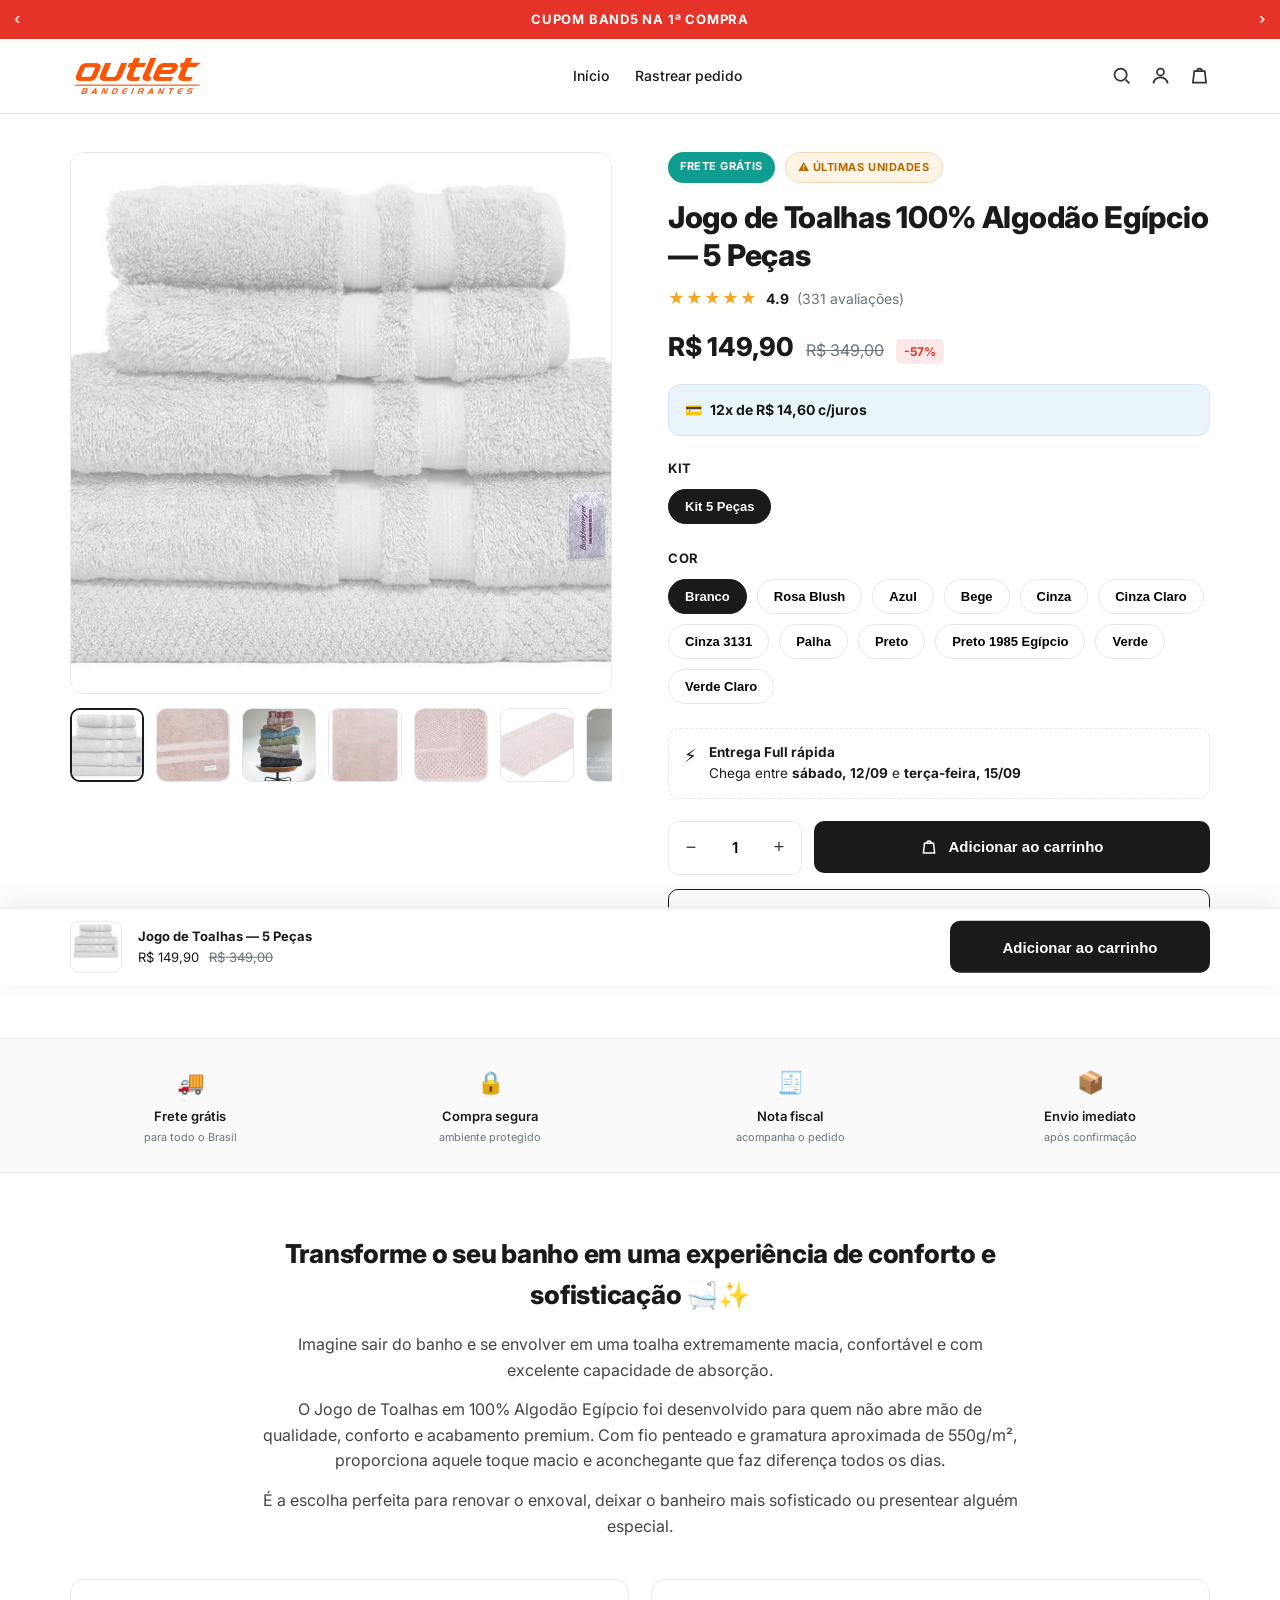
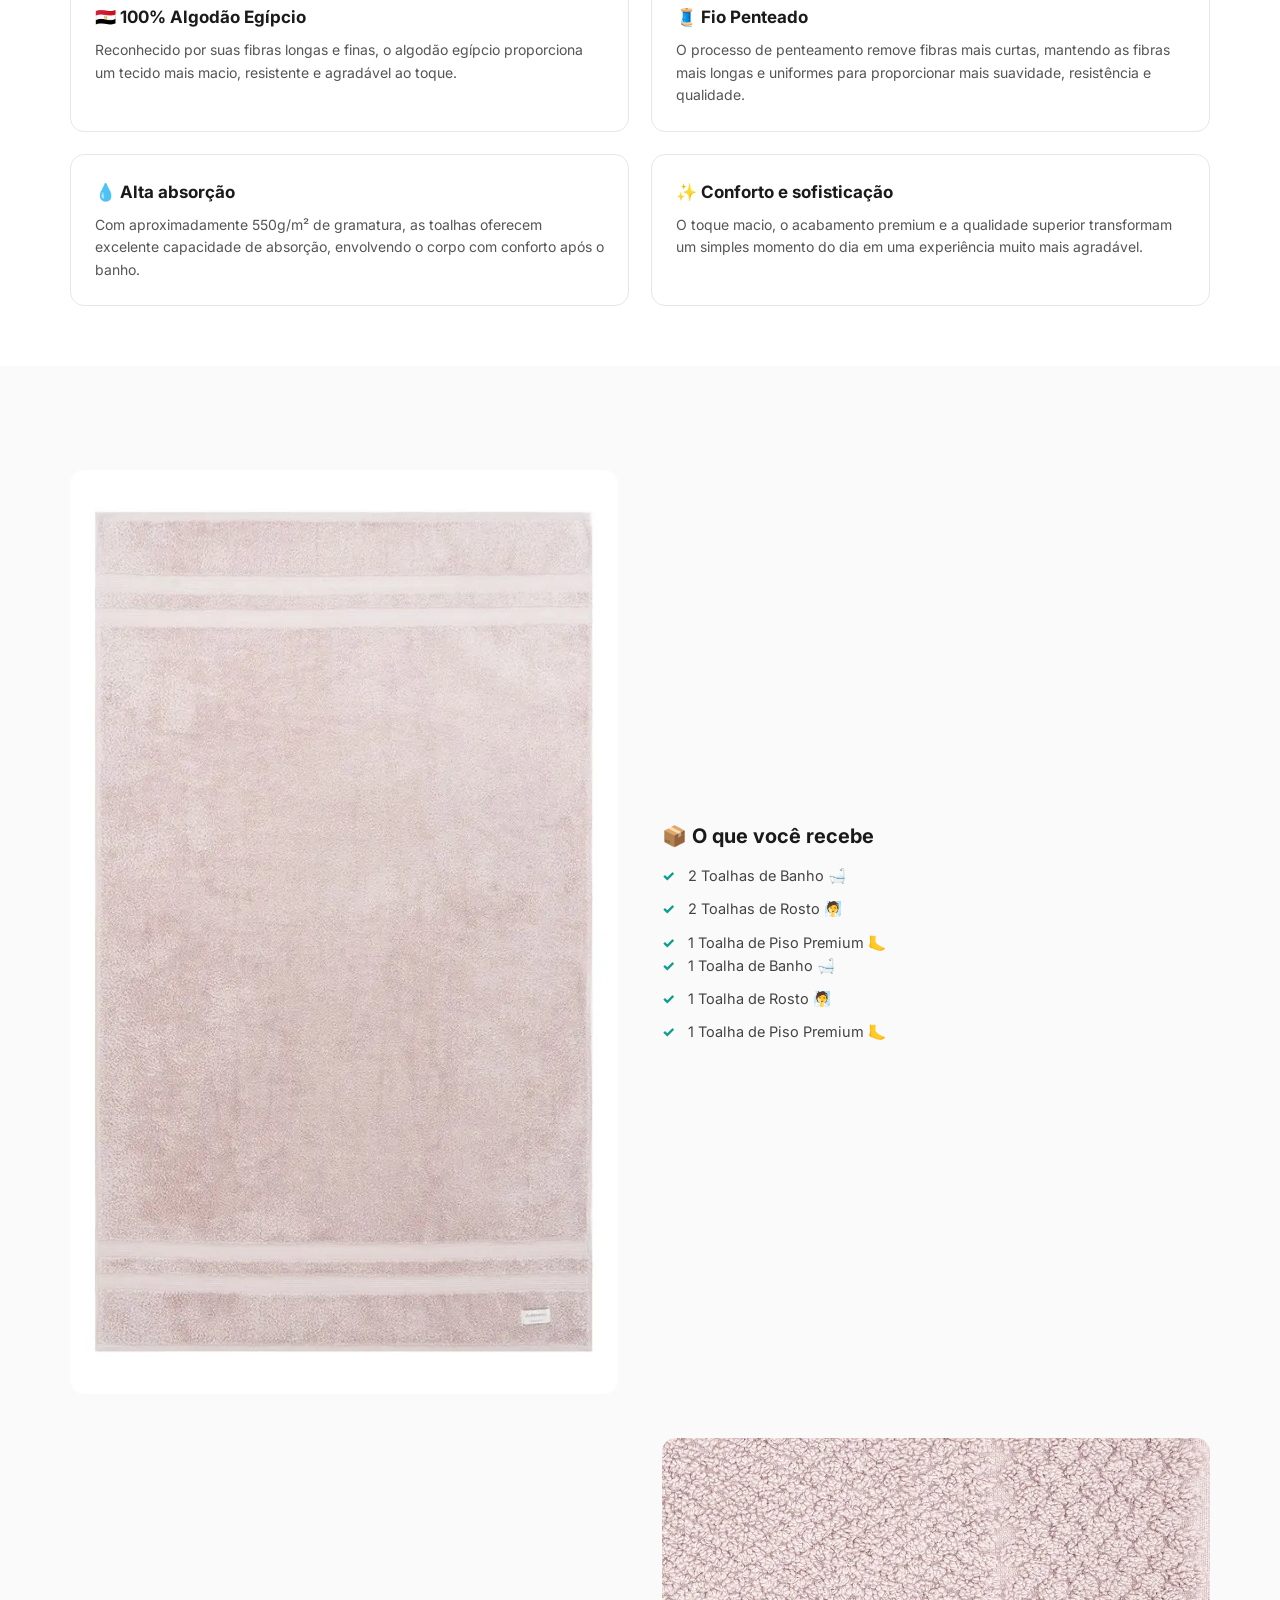
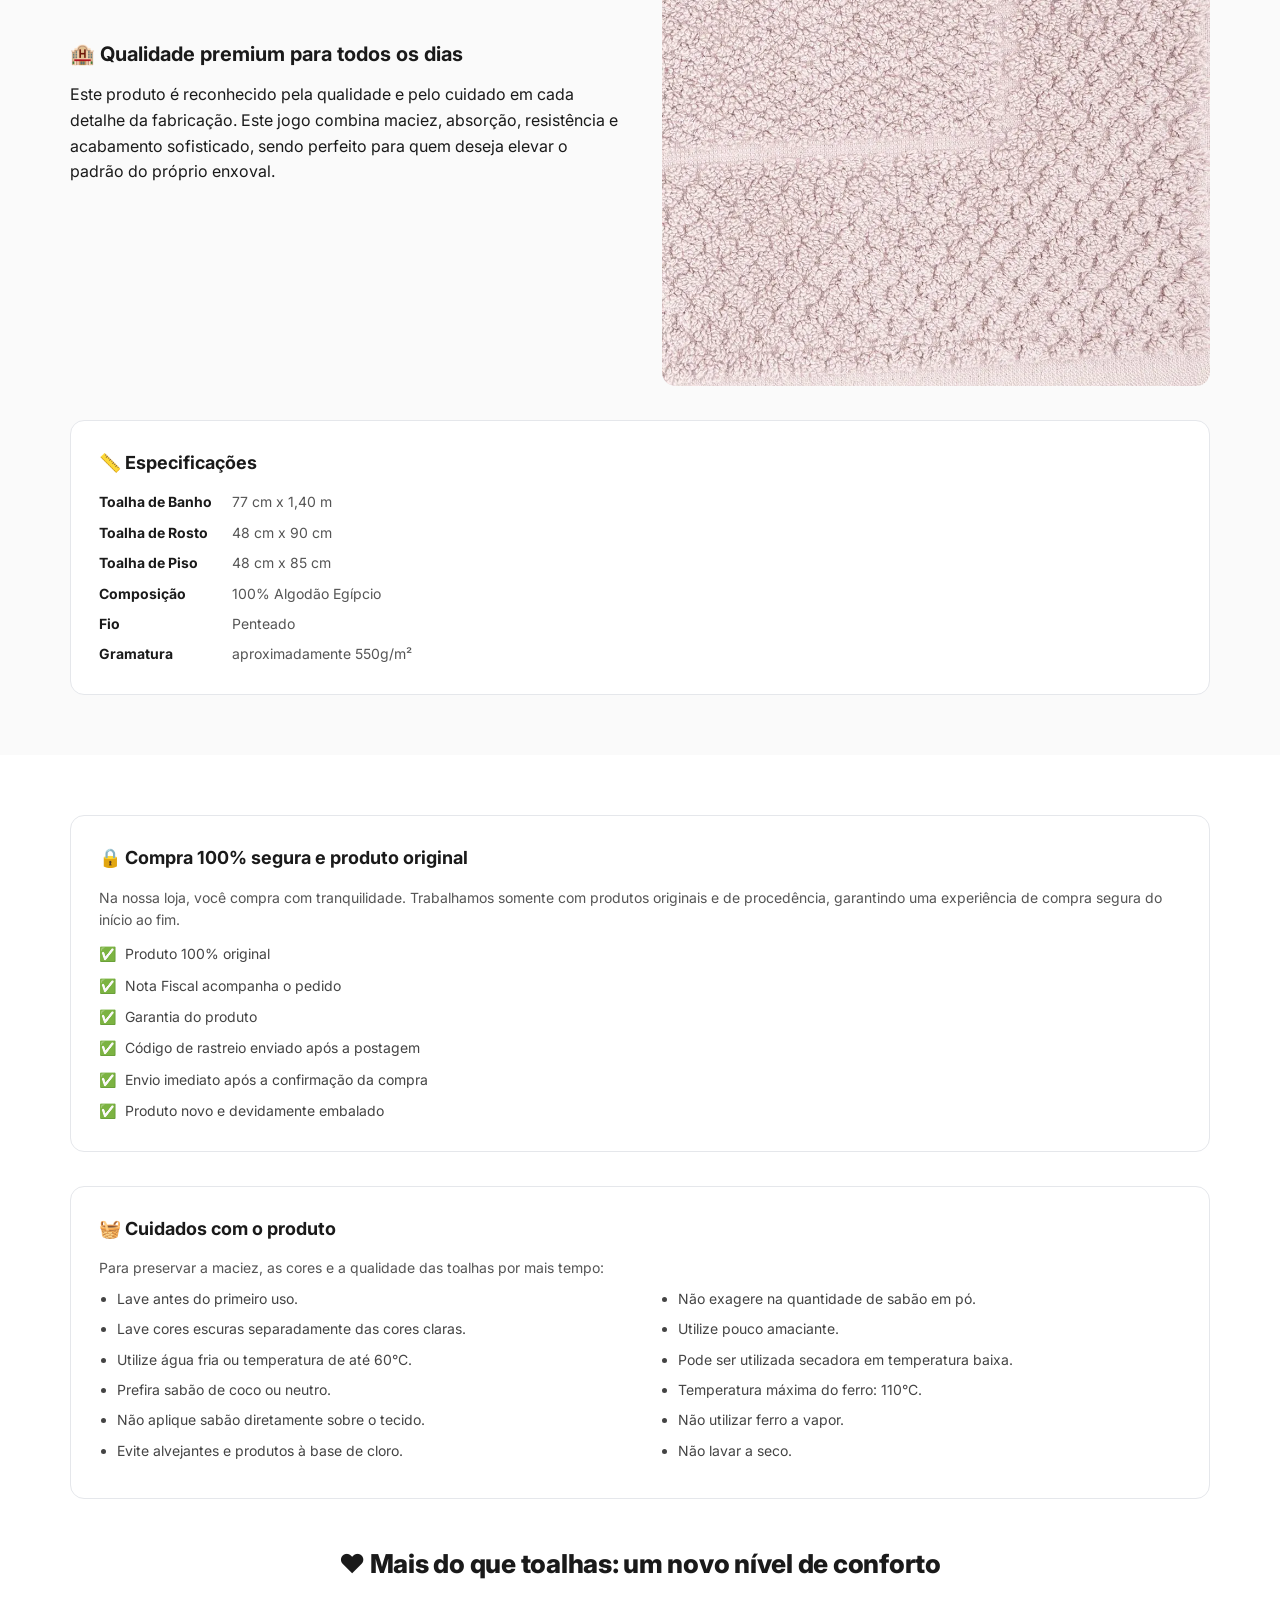
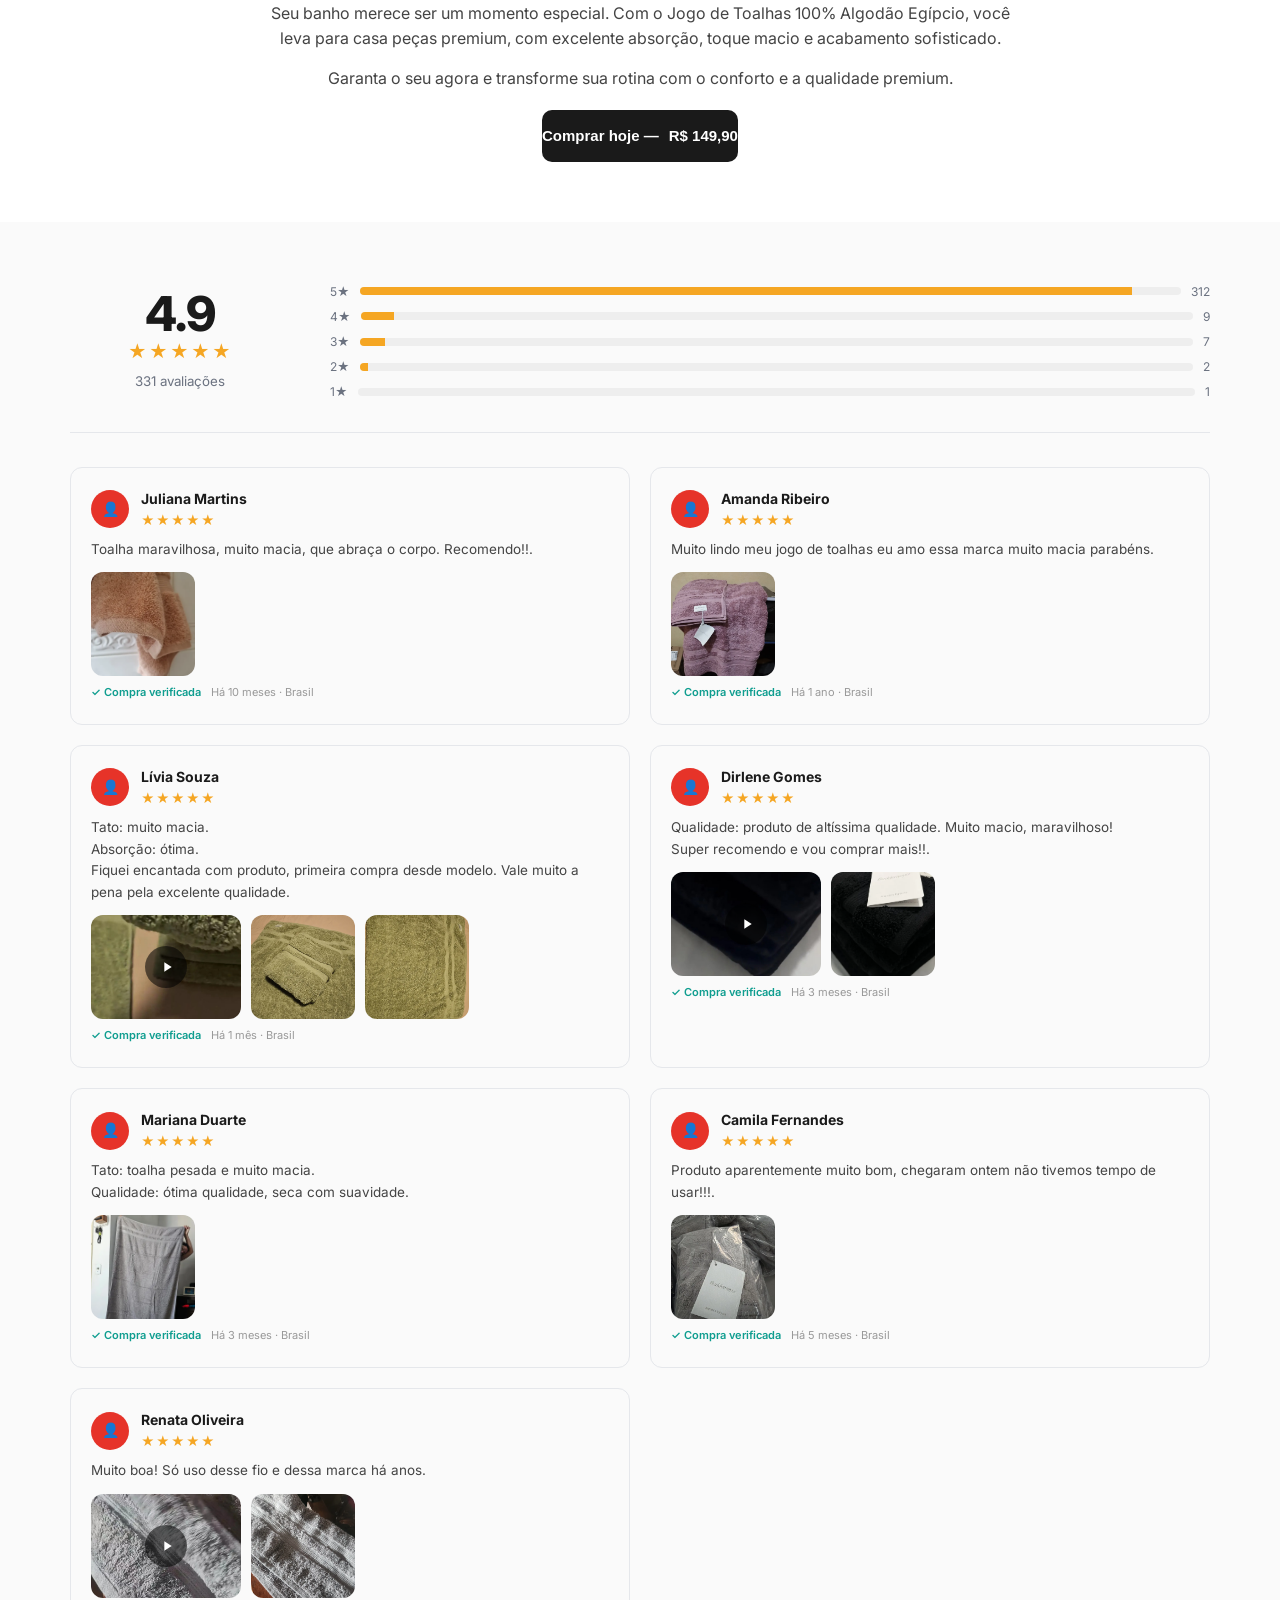
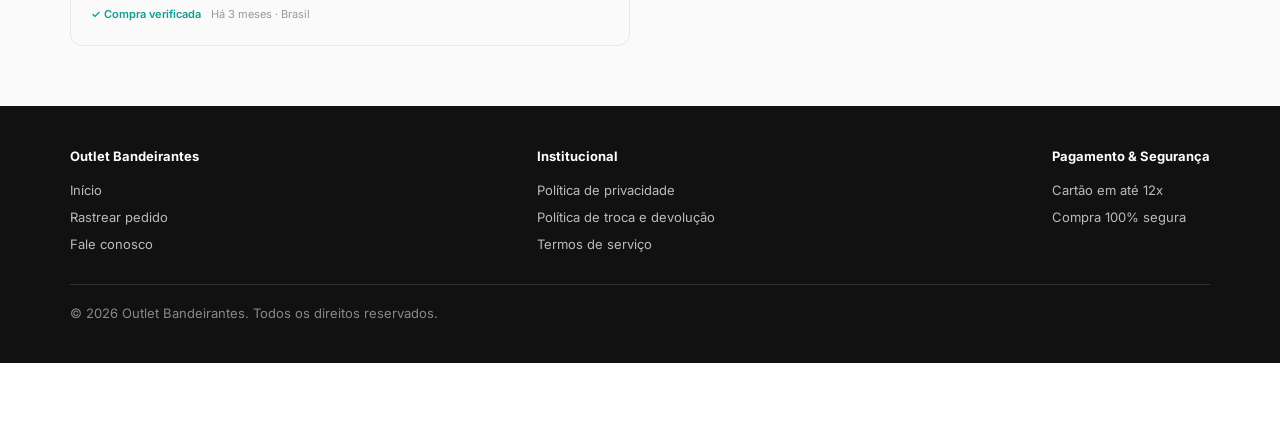
<file: index.html>
<!DOCTYPE html>
<html lang="pt-BR">
<head>
<meta charset="UTF-8">
<meta name="viewport" content="width=device-width, initial-scale=1">

<!-- GOOGLE TAG MANAGER -->
<script>(function(w,d,s,l,i){w[l]=w[l]||[];w[l].push({'gtm.start':new Date().getTime(),event:'gtm.js'});var f=d.getElementsByTagName(s)[0],j=d.createElement(s),dl=l!='dataLayer'?'&l='+l:'';j.async=true;j.src='https://www.googletagmanager.com/gtm.js?id='+i+dl;f.parentNode.insertBefore(j,f);})(window,document,'script','dataLayer','GTM-5WS46M43');</script>

<!-- UTMIFY: cole aqui o script de pixel gerado no painel da Utmify pra este produto -->

<title>Jogo de Toalhas 100% Algodão Egípcio</title>
<link rel="preload" as="image" href="assets/D_NQ_NP_2X_967329-MLA99533782902_122025-F.webp" fetchpriority="high">
<link rel="preconnect" href="https://fonts.googleapis.com">
<link rel="preconnect" href="https://fonts.gstatic.com" crossorigin>
<link href="https://fonts.googleapis.com/css2?family=Inter:wght@400;500;600;700;800&display=swap" rel="stylesheet">
<style>
  :root{
    --red:#e63329;
    --ink:#1a1a1a;
    --muted:#6b7280;
    --line:#e5e7eb;
    --teal:#0f9d8f;
    --pix:#eaf4fb;
    --pix-ink:#1573b8;
    --bg:#ffffff;
    --radius:14px;
    --wrap:1180px;
  }
  *{box-sizing:border-box;margin:0;padding:0}
  html{scroll-behavior:smooth}
  body{
    font-family:'Inter',system-ui,-apple-system,Segoe UI,Roboto,sans-serif;
    color:var(--ink);
    background:var(--bg);
    line-height:1.6;
    -webkit-font-smoothing:antialiased;
  }
  img{max-width:100%;display:block}
  a{color:inherit;text-decoration:none}
  .wrap{max-width:var(--wrap);margin:0 auto;padding:0 20px}

  /* announcement bar */
  .announce{
    background:var(--red);color:#fff;text-align:center;
    font-size:13px;font-weight:700;letter-spacing:.06em;
    padding:9px 40px;position:relative;text-transform:uppercase;
  }
  .announce .arrow{position:absolute;top:50%;transform:translateY(-50%);opacity:.8;font-size:15px}
  .announce .arrow.l{left:14px}
  .announce .arrow.r{right:14px}

  /* header */
  header{border-bottom:1px solid var(--line);position:sticky;top:0;background:#fff;z-index:40}
  .hbar{display:flex;align-items:center;justify-content:space-between;height:74px;gap:24px}
  .logo img{height:46px;width:auto}
  .nav{display:flex;gap:26px;font-size:14px;font-weight:500}
  .nav a:hover{color:var(--red)}
  .hicons{display:flex;gap:18px;color:#333}
  .hicons svg{width:21px;height:21px}
  .menu-toggle{display:none;background:none;border:0;cursor:pointer}

  /* hero / product */
  .product{display:grid;grid-template-columns:1fr 1fr;gap:56px;padding:38px 0 60px}
  .gallery{position:sticky;top:96px;align-self:start;min-width:0}
  .info{min-width:0}
  .gallery .main{
    border:1px solid var(--line);border-radius:var(--radius);overflow:hidden;
    background:#f6f7f8;aspect-ratio:1/1;
  }
  .gallery .main img{width:100%;height:100%;object-fit:cover}
  .thumbs{display:flex;gap:12px;margin-top:14px;overflow-x:auto;-webkit-overflow-scrolling:touch;max-width:100%}
  .thumbs button{
    width:74px;height:74px;border-radius:10px;overflow:hidden;border:1px solid var(--line);
    background:#f6f7f8;cursor:pointer;padding:0;flex:0 0 auto;
  }
  .thumbs button.active{border-color:var(--ink);border-width:2px}
  .thumbs img{width:100%;height:100%;object-fit:cover}

  .badges{display:flex;gap:10px;flex-wrap:wrap;margin-bottom:16px}
  .badge{
    font-size:11px;font-weight:700;letter-spacing:.05em;text-transform:uppercase;
    padding:6px 12px;border-radius:999px;
  }
  .badge.free{background:var(--teal);color:#fff}
  .badge.last{background:#fff4e5;color:#b26a00;border:1px solid #f3d9b3}

  h1.title{font-size:30px;line-height:1.25;font-weight:800;letter-spacing:-.01em;margin-bottom:12px}

  .rating{display:flex;align-items:center;gap:8px;margin-bottom:14px;font-size:14px}
  .stars{color:#f5a623;letter-spacing:1px;font-size:16px}
  .rating .count{color:var(--muted)}

  .price{display:flex;align-items:baseline;gap:12px;margin-bottom:4px}
  .price .now{font-size:26px;font-weight:800}
  .price .was{font-size:16px;color:var(--muted);text-decoration:line-through}
  .price .off{background:#fde8e7;color:var(--red);font-size:12px;font-weight:700;padding:3px 8px;border-radius:6px}

  .paybox{
    background:var(--pix);border:1px solid #d4e7f5;border-radius:12px;
    padding:14px 16px;margin:16px 0 22px;font-size:14px;
  }
  .paybox .line1{font-weight:700;display:flex;align-items:center;gap:8px}
  .paybox .line2{color:var(--pix-ink);font-weight:600;margin-top:4px}

  .opt-label{font-size:13px;font-weight:700;margin-bottom:10px;text-transform:uppercase;letter-spacing:.04em}
  .swatches{display:flex;flex-wrap:wrap;gap:10px;margin-bottom:24px}
  .swatch{
    border:1px solid var(--line);border-radius:999px;padding:9px 16px;font-size:13px;font-weight:600;
    cursor:pointer;background:#fff;transition:.15s;
  }
  .swatch:hover{border-color:#999}
  .swatch.active{background:var(--ink);color:#fff;border-color:var(--ink)}

  .delivery{
    display:flex;gap:12px;align-items:flex-start;border:1px dashed var(--line);
    border-radius:12px;padding:13px 15px;margin-bottom:22px;font-size:13.5px;
  }
  .delivery .ic{font-size:18px}
  .delivery b{display:block}

  .buyrow{display:flex;gap:12px;margin-bottom:14px}
  .qty{display:flex;align-items:center;border:1px solid var(--line);border-radius:10px;overflow:hidden}
  .qty button{width:44px;height:52px;border:0;background:#fff;font-size:18px;cursor:pointer;color:#333}
  .qty button:hover{background:#f3f4f6}
  .qty input{width:44px;height:52px;border:0;text-align:center;font-size:15px;font-weight:600;font-family:inherit}
  .addcart{
    flex:1;height:52px;border:0;border-radius:10px;background:var(--ink);color:#fff;
    font-size:15px;font-weight:700;cursor:pointer;display:flex;align-items:center;justify-content:center;gap:10px;
    transition:.15s;
  }
  .addcart:hover{background:#000;transform:translateY(-1px)}
  .buynow{
    width:100%;height:52px;border:1px solid var(--ink);border-radius:10px;background:#fff;color:var(--ink);
    font-size:15px;font-weight:700;cursor:pointer;transition:.15s;
  }
  .buynow:hover{background:#faf7ee}

  .trust-inline{display:flex;gap:8px;align-items:center;justify-content:center;color:var(--muted);font-size:13px;margin-top:16px}

  /* trust bar */
  .trustbar{border-top:1px solid var(--line);border-bottom:1px solid var(--line);background:#fafafa}
  .trustbar .grid{display:grid;grid-template-columns:repeat(4,1fr);gap:20px;padding:26px 0;text-align:center}
  .trustbar .item{font-size:13px;font-weight:600}
  .trustbar .item span{display:block;font-size:22px;margin-bottom:6px}
  .trustbar .item small{display:block;font-weight:400;color:var(--muted);margin-top:2px}

  /* description */
  .section{padding:60px 0}
  .section.alt{background:#fafafa}
  .lead{max-width:760px;margin:0 auto;text-align:center}
  .lead h2{font-size:26px;font-weight:800;margin-bottom:16px;letter-spacing:-.01em}
  .lead p{color:#444;margin-bottom:14px}

  .feat{display:grid;grid-template-columns:repeat(2,1fr);gap:22px;margin-top:40px}
  .feat .card{background:#fff;border:1px solid var(--line);border-radius:var(--radius);padding:24px}
  .feat .card h3{font-size:17px;margin-bottom:8px}
  .feat .card p{font-size:14px;color:#555}

  .split{display:grid;grid-template-columns:1fr 1fr;gap:44px;align-items:center;margin-top:44px}
  .split img{border-radius:var(--radius)}
  .split.rev{direction:rtl}
  .split.rev>*{direction:ltr}
  .split h3{font-size:20px;margin-bottom:12px}
  .split ul{list-style:none;display:flex;flex-direction:column;gap:10px}
  .split li{position:relative;padding-left:26px;font-size:14.5px;color:#444}
  .split li::before{content:"✓";position:absolute;left:0;color:var(--teal);font-weight:800}

  .box{background:#fff;border:1px solid var(--line);border-radius:var(--radius);padding:28px;margin-top:34px}
  .box h3{font-size:18px;margin-bottom:14px}
  .kv{display:grid;grid-template-columns:auto 1fr;gap:8px 20px;font-size:14px}
  .kv dt{font-weight:700}
  .kv dd{color:#555}
  .checklist{list-style:none;display:grid;gap:9px;margin-top:6px}
  .checklist li{padding-left:26px;position:relative;font-size:14px;color:#444}
  .checklist li::before{content:"✅";position:absolute;left:0}

  .care{columns:2;column-gap:40px;font-size:14px;color:#444;margin-top:8px}
  .care li{margin-bottom:8px;margin-left:18px}

  /* reviews */
  .rev-head{display:grid;grid-template-columns:220px 1fr;gap:40px;align-items:center;padding-bottom:30px;border-bottom:1px solid var(--line)}
  .rev-score{text-align:center}
  .rev-score .n{font-size:48px;font-weight:800;line-height:1}
  .rev-score .s{color:#f5a623;font-size:18px;letter-spacing:2px}
  .rev-score small{color:var(--muted);display:block;margin-top:4px}
  .bars{display:flex;flex-direction:column;gap:6px}
  .bar{display:flex;align-items:center;gap:10px;font-size:12px;color:var(--muted)}
  .bar .track{flex:1;height:8px;background:#eee;border-radius:99px;overflow:hidden}
  .bar .fill{height:100%;background:#f5a623}

  .reviews{display:grid;grid-template-columns:repeat(2,1fr);gap:20px;margin-top:34px}
  .review{border:1px solid var(--line);border-radius:12px;padding:20px}
  .review .top{display:flex;align-items:center;gap:12px;margin-bottom:8px}
  .review .av{width:38px;height:38px;border-radius:50%;background:var(--red);color:#fff;display:flex;align-items:center;justify-content:center;font-weight:700;font-size:14px}
  .review .who{font-weight:700;font-size:14px}
  .review .s{color:#f5a623;font-size:13px;letter-spacing:1px}
  .review p{font-size:13.5px;color:#444}
  .review .media-row{display:flex;flex-wrap:wrap;gap:10px;margin-top:12px}
  .review .photo{width:104px;height:104px;flex:0 0 auto;object-fit:cover;border-radius:12px;cursor:pointer}
  .review .vid-wrap{
    width:150px;height:104px;flex:0 0 auto;border-radius:12px;background:#000 center/cover no-repeat;
    position:relative;cursor:pointer;overflow:hidden;
  }
  .review .vid-wrap .play{
    position:absolute;inset:0;display:flex;align-items:center;justify-content:center;
  }
  .review .vid-wrap .play span{
    width:42px;height:42px;border-radius:50%;background:rgba(0,0,0,.55);
    display:flex;align-items:center;justify-content:center;
    transition:.15s;
  }
  .review .vid-wrap:hover .play span{background:rgba(0,0,0,.75);transform:scale(1.06)}
  .review .vid-wrap .play svg{width:16px;height:16px;fill:#fff;margin-left:2px}
  .review .vid-wrap video{width:100%;height:100%;object-fit:cover;display:block}
  .verified{font-size:11px;color:var(--teal);font-weight:600;margin-top:8px;display:inline-block}

  /* sticky buy bar */
  .stickybar{
    position:fixed;left:0;right:0;bottom:0;background:#fff;border-top:1px solid var(--line);
    box-shadow:0 -6px 24px rgba(0,0,0,.08);transform:translateY(110%);transition:.3s;z-index:50;
  }
  .stickybar.show{transform:translateY(0)}
  .stickybar .inner{max-width:var(--wrap);margin:0 auto;padding:12px 20px;display:flex;align-items:center;gap:16px}
  .stickybar .thumb{width:52px;height:52px;border-radius:10px;overflow:hidden;border:1px solid var(--line);flex:0 0 auto}
  .stickybar .meta{flex:1;min-width:0}
  .stickybar .meta .nm{font-size:13px;font-weight:700;white-space:nowrap;overflow:hidden;text-overflow:ellipsis}
  .stickybar .meta .pr{font-size:13px}
  .stickybar .meta .pr .was{color:var(--muted);text-decoration:line-through;margin-left:6px}
  .stickybar .addcart{max-width:260px}

  footer{background:#111;color:#bbb;font-size:13px;padding:40px 0;margin-bottom:78px}
  footer .cols{display:flex;justify-content:space-between;flex-wrap:wrap;gap:24px}
  footer b{color:#fff;display:block;margin-bottom:10px}
  footer a{display:block;padding:3px 0}
  footer a:hover{color:#fff}
  .copy{border-top:1px solid #333;margin-top:26px;padding-top:18px;color:#888}

  @media(max-width:900px){
    .product{grid-template-columns:1fr;gap:28px;padding:22px 0 40px}
    .gallery{position:static}
    .nav{display:none}
    .menu-toggle{display:block}
    .feat,.split,.reviews{grid-template-columns:1fr}
    .split.rev{direction:ltr}
    .trustbar .grid{grid-template-columns:repeat(2,1fr)}
    .rev-head{grid-template-columns:1fr;gap:24px;text-align:center}
    .bars{max-width:340px;margin:0 auto}
    h1.title{font-size:24px}
    .care{columns:1}
    .stickybar .meta .nm{white-space:normal}
  }
</style>
</head>
<body>
<!-- GOOGLE TAG MANAGER (noscript) -->
<noscript><iframe src="https://www.googletagmanager.com/ns.html?id=GTM-5WS46M43"
height="0" width="0" style="display:none;visibility:hidden"></iframe></noscript>

<div class="announce">
  <span class="arrow l">‹</span>
  Cupom BAND5 na 1ª compra
  <span class="arrow r">›</span>
</div>

<header>
  <div class="wrap hbar">
    <a class="logo" href="#" aria-label="Outlet Bandeirantes">
      <img src="assets/WhatsApp_Image_2026-08-08_at_11.14.45-removebg-preview.png" alt="Outlet Bandeirantes">
    </a>
    <nav class="nav">
      <a href="#">Início</a>
      <a href="#">Rastrear pedido</a>
    </nav>
    <div class="hicons">
      <button class="menu-toggle" aria-label="Menu">
        <svg viewBox="0 0 24 24" fill="none" stroke="currentColor" stroke-width="2"><path d="M3 6h18M3 12h18M3 18h18"/></svg>
      </button>
      <svg viewBox="0 0 24 24" fill="none" stroke="currentColor" stroke-width="2"><circle cx="11" cy="11" r="7"/><path d="M21 21l-4.3-4.3"/></svg>
      <svg viewBox="0 0 24 24" fill="none" stroke="currentColor" stroke-width="2"><circle cx="12" cy="8" r="4"/><path d="M4 21c0-4 4-7 8-7s8 3 8 7"/></svg>
      <svg viewBox="0 0 24 24" fill="none" stroke="currentColor" stroke-width="2"><path d="M6 7h12l1.5 13H4.5L6 7z"/><path d="M9 7a3 3 0 016 0"/></svg>
    </div>
  </div>
</header>

<main class="wrap">
  <section class="product">
    <!-- gallery -->
    <div class="gallery">
      <div class="main">
        <img id="mainImg" fetchpriority="high" decoding="async" src="assets/D_NQ_NP_2X_967329-MLA99533782902_122025-F.webp" alt="Jogo de Toalhas 100% Algodão Egípcio">
      </div>
      <div class="thumbs" id="thumbs">
        <button class="active" data-src="assets/D_NQ_NP_2X_967329-MLA99533782902_122025-F.webp">
          <img loading="lazy" decoding="async" src="assets/D_NQ_NP_2X_967329-MLA99533782902_122025-F.webp" alt="">
        </button>
        <button data-src="assets/D_NQ_NP_2X_623011-MLA100094406004_122025-F.webp">
          <img loading="lazy" decoding="async" src="assets/D_NQ_NP_2X_623011-MLA100094406004_122025-F.webp" alt="">
        </button>
        <button data-src="assets/D_NQ_NP_2X_925218-MLA100094376172_122025-F.webp">
          <img loading="lazy" decoding="async" src="assets/D_NQ_NP_2X_925218-MLA100094376172_122025-F.webp" alt="">
        </button>
        <button data-src="assets/D_NQ_NP_2X_687775-MLA100094425634_122025-F.webp">
          <img loading="lazy" decoding="async" src="assets/D_NQ_NP_2X_687775-MLA100094425634_122025-F.webp" alt="">
        </button>
        <button data-src="assets/D_NQ_NP_2X_791755-MLA100094346748_122025-F.webp">
          <img loading="lazy" decoding="async" src="assets/D_NQ_NP_2X_791755-MLA100094346748_122025-F.webp" alt="">
        </button>
        <button data-src="assets/D_NQ_NP_2X_780772-MLA100094406038_122025-F.webp">
          <img loading="lazy" decoding="async" src="assets/D_NQ_NP_2X_780772-MLA100094406038_122025-F.webp" alt="">
        </button>
        <button data-src="assets/D_NQ_NP_2X_796504-MLA112499397784_062026-F.webp">
          <img loading="lazy" decoding="async" src="assets/D_NQ_NP_2X_796504-MLA112499397784_062026-F.webp" alt="">
        </button>
        <button data-src="assets/D_NQ_NP_2X_948239-MLA112498722558_062026-F.webp">
          <img loading="lazy" decoding="async" src="assets/D_NQ_NP_2X_948239-MLA112498722558_062026-F.webp" alt="">
        </button>
      </div>
    </div>

    <!-- info -->
    <div class="info">
      <div class="badges">
        <span class="badge free">Frete grátis</span>
        <span class="badge last">⚠ Últimas unidades</span>
      </div>

      <h1 class="title">Jogo de Toalhas 100% Algodão Egípcio — <span id="pcsLabel">5 Peças</span></h1>

      <div class="rating">
        <span class="stars">★★★★★</span>
        <strong>4.9</strong>
        <span class="count">(331 avaliações)</span>
      </div>

      <div class="price">
        <span class="now" id="priceNow">R$ 149,90</span>
        <span class="was" id="priceWas">R$ 349,00</span>
        <span class="off" id="priceOff">-57%</span>
      </div>

      <div class="paybox">
        <div class="line1">💳 <span id="parcelLine">12x de R$ 14,60 c/juros</span></div>
      </div>

      <div class="opt-label">Kit</div>
      <div class="swatches" id="kits">
        <button class="swatch active" data-pcs="5" data-now="149.90" data-was="349.00" data-parcel="14,60">Kit 5 Peças</button>
      </div>

      <div class="opt-label">Cor</div>
      <div class="swatches" id="swatches">
        <button class="swatch active" data-img="assets/D_NQ_NP_2X_967329-MLA99533782902_122025-F.webp" data-checkout="https://pay.outletbandeirantestoalhas.shop/177617c1">Branco</button>
        <button class="swatch" data-img="assets/D_NQ_NP_2X_994581-MLA99252109880_112025-F.webp" data-checkout="https://pay.outletbandeirantestoalhas.shop/fdc8883b">Rosa Blush</button>
        <button class="swatch" data-img="assets/D_NQ_NP_2X_882696-MLA99253605090_112025-F.webp" data-checkout="https://pay.outletbandeirantestoalhas.shop/23a8a5cd">Azul</button>
        <button class="swatch" data-img="assets/D_NQ_NP_2X_716242-MLA100094529066_122025-F.webp" data-checkout="https://pay.outletbandeirantestoalhas.shop/a64e5962">Bege</button>
        <button class="swatch" data-img="assets/D_NQ_NP_2X_643108-MLA100585200935_122025-F.webp" data-checkout="https://pay.outletbandeirantestoalhas.shop/affa3d25">Cinza</button>
        <button class="swatch" data-img="assets/D_NQ_NP_2X_754134-MLA101069846051_122025-F.webp" data-checkout="https://pay.outletbandeirantestoalhas.shop/83333a25">Cinza Claro</button>
        <button class="swatch" data-img="assets/D_NQ_NP_2X_946079-MLA101164384668_122025-F.webp" data-checkout="https://pay.outletbandeirantestoalhas.shop/56372e90">Cinza 3131</button>
        <button class="swatch" data-img="assets/D_NQ_NP_2X_775893-MLA100072034703_122025-F.webp" data-checkout="https://pay.outletbandeirantestoalhas.shop/15475323">Palha</button>
        <button class="swatch" data-img="assets/D_NQ_NP_2X_808654-MLA99255316008_112025-F.webp" data-checkout="https://pay.outletbandeirantestoalhas.shop/85ea6caf">Preto</button>
        <button class="swatch" data-img="assets/D_NQ_NP_2X_921180-MLA107396669038_032026-F.webp" data-checkout="https://pay.outletbandeirantestoalhas.shop/82cbaf64">Preto 1985 Egípcio</button>
        <button class="swatch" data-img="assets/D_NQ_NP_2X_632450-MLA100094522568_122025-F.webp" data-checkout="https://pay.outletbandeirantestoalhas.shop/c9591e00">Verde</button>
        <button class="swatch" data-img="assets/D_NQ_NP_2X_774278-MLA100057818073_122025-F.webp" data-checkout="https://pay.outletbandeirantestoalhas.shop/f4246e10">Verde Claro</button>
      </div>

      <div class="delivery">
        <span class="ic">⚡</span>
        <span>
          <b>Entrega Full rápida</b>
          Chega entre <strong>sábado, 12/09</strong> e <strong>terça-feira, 15/09</strong>
        </span>
      </div>

      <div class="buyrow">
        <div class="qty">
          <button type="button" id="qtyMinus" aria-label="Diminuir">−</button>
          <input id="qty" type="text" value="1" inputmode="numeric" aria-label="Quantidade">
          <button type="button" id="qtyPlus" aria-label="Aumentar">+</button>
        </div>
        <button class="addcart" id="addCart">
          <svg width="18" height="18" viewBox="0 0 24 24" fill="none" stroke="currentColor" stroke-width="2"><path d="M6 7h12l1.5 13H4.5L6 7z"/><path d="M9 7a3 3 0 016 0"/></svg>
          Adicionar ao carrinho
        </button>
      </div>
      <button class="buynow" id="buyNow">Comprar agora</button>

      <div class="trust-inline">
        <svg width="15" height="15" viewBox="0 0 24 24" fill="none" stroke="currentColor" stroke-width="2"><path d="M12 3l7 3v6c0 5-3 7-7 9-4-2-7-4-7-9V6l7-3z"/></svg>
        Compra 100% segura · Produto original · Nota fiscal
      </div>
    </div>
  </section>
</main>

<div class="trustbar">
  <div class="wrap grid">
    <div class="item"><span>🚚</span>Frete grátis<small>para todo o Brasil</small></div>
    <div class="item"><span>🔒</span>Compra segura<small>ambiente protegido</small></div>
    <div class="item"><span>🧾</span>Nota fiscal<small>acompanha o pedido</small></div>
    <div class="item"><span>📦</span>Envio imediato<small>após confirmação</small></div>
  </div>
</div>

<section class="section">
  <div class="wrap">
    <div class="lead">
      <h2>Transforme o seu banho em uma experiência de conforto e sofisticação 🛁✨</h2>
      <p>Imagine sair do banho e se envolver em uma toalha extremamente macia, confortável e com excelente capacidade de absorção.</p>
      <p>O Jogo de Toalhas em 100% Algodão Egípcio foi desenvolvido para quem não abre mão de qualidade, conforto e acabamento premium. Com fio penteado e gramatura aproximada de 550g/m², proporciona aquele toque macio e aconchegante que faz diferença todos os dias.</p>
      <p>É a escolha perfeita para renovar o enxoval, deixar o banheiro mais sofisticado ou presentear alguém especial.</p>
    </div>

    <div class="feat">
      <div class="card">
        <h3>🇪🇬 100% Algodão Egípcio</h3>
        <p>Reconhecido por suas fibras longas e finas, o algodão egípcio proporciona um tecido mais macio, resistente e agradável ao toque.</p>
      </div>
      <div class="card">
        <h3>🧵 Fio Penteado</h3>
        <p>O processo de penteamento remove fibras mais curtas, mantendo as fibras mais longas e uniformes para proporcionar mais suavidade, resistência e qualidade.</p>
      </div>
      <div class="card">
        <h3>💧 Alta absorção</h3>
        <p>Com aproximadamente 550g/m² de gramatura, as toalhas oferecem excelente capacidade de absorção, envolvendo o corpo com conforto após o banho.</p>
      </div>
      <div class="card">
        <h3>✨ Conforto e sofisticação</h3>
        <p>O toque macio, o acabamento premium e a qualidade superior transformam um simples momento do dia em uma experiência muito mais agradável.</p>
      </div>
    </div>
  </div>
</section>

<section class="section alt">
  <div class="wrap">
    <div class="split">
      <img loading="lazy" decoding="async" src="assets/D_NQ_NP_2X_687775-MLA100094425634_122025-F.webp" alt="Toalha macia e absorvente">
      <div>
        <h3>📦 O que você recebe</h3>
        <ul id="recebe5">
          <li>2 Toalhas de Banho 🛁</li>
          <li>2 Toalhas de Rosto 🧖</li>
          <li>1 Toalha de Piso Premium 🦶</li>
        </ul>
        <ul id="recebe3" hidden>
          <li>1 Toalha de Banho 🛁</li>
          <li>1 Toalha de Rosto 🧖</li>
          <li>1 Toalha de Piso Premium 🦶</li>
        </ul>
      </div>
    </div>

    <div class="split rev">
      <img loading="lazy" decoding="async" src="assets/D_NQ_NP_2X_791755-MLA100094346748_122025-F.webp" alt="Jogo de toalhas premium">
      <div>
        <h3>🏨 Qualidade premium para todos os dias</h3>
        <p>Este produto é reconhecido pela qualidade e pelo cuidado em cada detalhe da fabricação. Este jogo combina maciez, absorção, resistência e acabamento sofisticado, sendo perfeito para quem deseja elevar o padrão do próprio enxoval.</p>
      </div>
    </div>

    <div class="box">
      <h3>📏 Especificações</h3>
      <dl class="kv">
        <dt>Toalha de Banho</dt><dd>77 cm x 1,40 m</dd>
        <dt>Toalha de Rosto</dt><dd>48 cm x 90 cm</dd>
        <dt>Toalha de Piso</dt><dd>48 cm x 85 cm</dd>
        <dt>Composição</dt><dd>100% Algodão Egípcio</dd>
        <dt>Fio</dt><dd>Penteado</dd>
        <dt>Gramatura</dt><dd>aproximadamente 550g/m²</dd>
      </dl>
    </div>
  </div>
</section>

<section class="section">
  <div class="wrap">
    <div class="box" style="margin-top:0">
      <h3>🔒 Compra 100% segura e produto original</h3>
      <p style="font-size:14px;color:#555;margin-bottom:12px">Na nossa loja, você compra com tranquilidade. Trabalhamos somente com produtos originais e de procedência, garantindo uma experiência de compra segura do início ao fim.</p>
      <ul class="checklist">
        <li>Produto 100% original</li>
        <li>Nota Fiscal acompanha o pedido</li>
        <li>Garantia do produto</li>
        <li>Código de rastreio enviado após a postagem</li>
        <li>Envio imediato após a confirmação da compra</li>
        <li>Produto novo e devidamente embalado</li>
      </ul>
    </div>

    <div class="box">
      <h3>🧺 Cuidados com o produto</h3>
      <p style="font-size:14px;color:#555">Para preservar a maciez, as cores e a qualidade das toalhas por mais tempo:</p>
      <ul class="care">
        <li>Lave antes do primeiro uso.</li>
        <li>Lave cores escuras separadamente das cores claras.</li>
        <li>Utilize água fria ou temperatura de até 60°C.</li>
        <li>Prefira sabão de coco ou neutro.</li>
        <li>Não aplique sabão diretamente sobre o tecido.</li>
        <li>Evite alvejantes e produtos à base de cloro.</li>
        <li>Não exagere na quantidade de sabão em pó.</li>
        <li>Utilize pouco amaciante.</li>
        <li>Pode ser utilizada secadora em temperatura baixa.</li>
        <li>Temperatura máxima do ferro: 110°C.</li>
        <li>Não utilizar ferro a vapor.</li>
        <li>Não lavar a seco.</li>
      </ul>
    </div>

    <div class="lead" style="margin-top:44px">
      <h2>❤️ Mais do que toalhas: um novo nível de conforto</h2>
      <p>Seu banho merece ser um momento especial. Com o Jogo de Toalhas 100% Algodão Egípcio, você leva para casa peças premium, com excelente absorção, toque macio e acabamento sofisticado.</p>
      <p>Garanta o seu agora e transforme sua rotina com o conforto e a qualidade premium.</p>
      <button class="addcart" style="max-width:320px;margin:18px auto 0" onclick="document.getElementById('kits').scrollIntoView({behavior:'smooth',block:'center'})">
        Comprar hoje — <span id="ctaPrice">R$ 149,90</span>
      </button>
    </div>
  </div>
</section>

<section class="section alt">
  <div class="wrap">
    <div class="rev-head">
      <div class="rev-score">
        <div class="n">4.9</div>
        <div class="s">★★★★★</div>
        <small>331 avaliações</small>
      </div>
      <div class="bars">
        <div class="bar">5★ <div class="track"><div class="fill" style="width:94%"></div></div> 312</div>
        <div class="bar">4★ <div class="track"><div class="fill" style="width:4%"></div></div> 9</div>
        <div class="bar">3★ <div class="track"><div class="fill" style="width:3%"></div></div> 7</div>
        <div class="bar">2★ <div class="track"><div class="fill" style="width:1%"></div></div> 2</div>
        <div class="bar">1★ <div class="track"><div class="fill" style="width:0%"></div></div> 1</div>
      </div>
    </div>

    <div class="reviews" id="reviews"></div>
  </div>
</section>

<footer>
  <div class="wrap">
    <div class="cols">
      <div>
        <b>Outlet Bandeirantes</b>
        <a href="#">Início</a>
        <a href="#">Rastrear pedido</a>
        <a href="#">Fale conosco</a>
      </div>
      <div>
        <b>Institucional</b>
        <a href="#">Política de privacidade</a>
        <a href="#">Política de troca e devolução</a>
        <a href="#">Termos de serviço</a>
      </div>
      <div>
        <b>Pagamento &amp; Segurança</b>
        <a href="#">Cartão em até 12x</a>
        <a href="#">Compra 100% segura</a>
      </div>
    </div>
    <div class="copy">© <span id="year"></span> Outlet Bandeirantes. Todos os direitos reservados.</div>
  </div>
</footer>

<div class="stickybar" id="stickybar">
  <div class="inner">
    <div class="thumb"><img id="stickyThumb" loading="lazy" decoding="async" src="assets/D_NQ_NP_2X_967329-MLA99533782902_122025-F.webp" alt=""></div>
    <div class="meta">
      <div class="nm">Jogo de Toalhas — <span id="stickyPcs">5 Peças</span></div>
      <div class="pr"><span id="stickyNow">R$ 149,90</span> <span class="was" id="stickyWas">R$ 349,00</span></div>
    </div>
    <button class="addcart" onclick="document.getElementById('addCart').click()">Adicionar ao carrinho</button>
  </div>
</div>

<script>
  document.getElementById('year').textContent = new Date().getFullYear();

  // gallery
  document.querySelectorAll('.thumbs button').forEach(function(b){
    b.addEventListener('click', function(){
      document.querySelectorAll('.thumbs button').forEach(x=>x.classList.remove('active'));
      b.classList.add('active');
      document.getElementById('mainImg').src = b.dataset.src;
    });
  });

  // swatches (cor troca a foto principal, a 1ª miniatura e o link de checkout)
  var selectedColor = 'Branco';
  var selectedCheckoutUrl = document.querySelector('#swatches .swatch.active').dataset.checkout;
  var firstThumb = document.querySelector('#thumbs button');
  var firstThumbImg = firstThumb.querySelector('img');
  document.querySelectorAll('#swatches .swatch').forEach(function(s){
    s.addEventListener('click', function(){
      document.querySelectorAll('#swatches .swatch').forEach(x=>x.classList.remove('active'));
      s.classList.add('active');
      selectedColor = s.textContent.trim();
      if(s.dataset.checkout) selectedCheckoutUrl = s.dataset.checkout;

      var img = s.dataset.img;
      if(img){
        document.getElementById('mainImg').src = img;
        firstThumb.dataset.src = img;
        firstThumbImg.src = img;
        document.querySelectorAll('.thumbs button').forEach(x=>x.classList.remove('active'));
        firstThumb.classList.add('active');
        document.getElementById('stickyThumb').src = img;
      }
    });
  });

  // kit (3 ou 5 peças)
  var selectedKit = document.querySelector('#kits .swatch.active');
  function fmtBRL(n){ return 'R$ ' + n.toFixed(2).replace('.', ','); }
  function applyKit(btn){
    selectedKit = btn;
    var pcs = btn.dataset.pcs, now = parseFloat(btn.dataset.now), was = parseFloat(btn.dataset.was);
    var off = Math.round((1 - now/was) * 100);
    document.getElementById('pcsLabel').textContent = pcs + ' Peças';
    document.getElementById('priceNow').textContent = fmtBRL(now);
    document.getElementById('priceWas').textContent = fmtBRL(was);
    document.getElementById('priceOff').textContent = '-' + off + '%';
    document.getElementById('parcelLine').textContent = '12x de R$ ' + btn.dataset.parcel + ' c/juros';
    document.getElementById('ctaPrice').textContent = fmtBRL(now);
    document.getElementById('stickyPcs').textContent = pcs + ' Peças';
    document.getElementById('stickyNow').textContent = fmtBRL(now);
    document.getElementById('stickyWas').textContent = fmtBRL(was);
    document.getElementById('recebe5').hidden = pcs !== '5';
    document.getElementById('recebe3').hidden = pcs !== '3';
  }
  document.querySelectorAll('#kits .swatch').forEach(function(b){
    b.addEventListener('click', function(){
      document.querySelectorAll('#kits .swatch').forEach(x=>x.classList.remove('active'));
      b.classList.add('active');
      applyKit(b);
    });
  });

  // qty
  var qty = document.getElementById('qty');
  document.getElementById('qtyMinus').addEventListener('click', function(){
    qty.value = Math.max(1, (parseInt(qty.value)||1) - 1);
  });
  document.getElementById('qtyPlus').addEventListener('click', function(){
    qty.value = (parseInt(qty.value)||1) + 1;
  });
  qty.addEventListener('input', function(){
    qty.value = qty.value.replace(/[^0-9]/g,'') || '1';
  });

  // REPASSE DE UTM: preserva a origem do clique (utm_*, fbclid, gclid, ttclid) do anúncio até o checkout.
  var TRACKED_PARAMS = ['utm_source','utm_medium','utm_campaign','utm_content','utm_term','fbclid','gclid','ttclid'];
  function appendTrackingParams(url){
    var current = new URLSearchParams(window.location.search);
    var extra = new URLSearchParams();
    TRACKED_PARAMS.forEach(function(k){ if(current.has(k)) extra.set(k, current.get(k)); });
    var query = extra.toString();
    if(!query) return url;
    return url + (url.indexOf('?') > -1 ? '&' : '?') + query;
  }

  // CHECKOUT: cada cor tem seu próprio link (data-checkout no botão da cor). Se por algum
  // motivo a cor selecionada não tiver link, cai nesse padrão (cor Branco) como reserva.
  var CHECKOUT_URL = 'https://pay.outletbandeirantestoalhas.shop/177617c1';
  function checkout(){
    window.location.href = appendTrackingParams(selectedCheckoutUrl || CHECKOUT_URL);
  }
  document.getElementById('addCart').addEventListener('click', checkout);
  document.getElementById('buyNow').addEventListener('click', checkout);

  // sticky bar
  var bar = document.getElementById('stickybar');
  var hero = document.querySelector('.product');
  window.addEventListener('scroll', function(){
    var past = hero.getBoundingClientRect().bottom < 0;
    bar.classList.toggle('show', past);
  });

  // reviews — as avaliações reais liberadas pelo cliente, exatamente as do anúncio no Mercado Livre
  var data = [
    { name: 'Juliana Martins', text: 'Toalha maravilhosa, muito macia, que abraça o corpo. Recomendo!!.', date: 'Há 10 meses',
      photos: ['assets/D_NQ_NP_2X_622002-MLA96388581104_102025-O.webp'], videos: [] },
    { name: 'Amanda Ribeiro', text: 'Muito lindo meu jogo de toalhas eu amo essa marca muito macia parabéns.', date: 'Há 1 ano',
      photos: ['assets/D_NQ_NP_2X_637023-MLA83419092540_042025-O.webp'], videos: [] },
    { name: 'Lívia Souza', text: 'Tato: muito macia.\nAbsorção: ótima.\nFiquei encantada com produto, primeira compra desde modelo. Vale muito a pena pela excelente qualidade.', date: 'Há 1 mês',
      photos: ['assets/D_NQ_NP_2X_885516-MLA113695473206_072026-O.webp','assets/D_NQ_NP_2X_714945-MLA113695733068_072026-O.webp'],
      videos: [{ poster:'assets/D_NQ_NP_919635-MLA114984755261_072026-B.jpg', src:'assets/preview_019f8c6ef0537941ae9e7c9d56442fef_019f8c3e4c0d7c01840c98a4fb8b245e.mp4' }] },
    { name: 'Dirlene Gomes', text: 'Qualidade: produto de altíssima qualidade. Muito macio, maravilhoso!\nSuper recomendo e vou comprar mais!!.', date: 'Há 3 meses',
      photos: ['assets/D_NQ_NP_2X_717077-MLA112006952763_052026-O.webp'],
      videos: [{ poster:'assets/D_NQ_NP_803471-MLA111030397112_052026-B.jpg', src:'assets/preview_019e4c087bda72ecb088d4bcdb544f09_019e4bfad72970469f32325d2f8478f3.mp4' }] },
    { name: 'Mariana Duarte', text: 'Tato: toalha pesada e muito macia.\nQualidade: ótima qualidade, seca com suavidade.', date: 'Há 3 meses',
      photos: ['assets/D_NQ_NP_2X_990887-MLA112004545935_052026-O.webp'], videos: [] },
    { name: 'Camila Fernandes', text: 'Produto aparentemente muito bom, chegaram ontem não tivemos tempo de usar!!!.', date: 'Há 5 meses',
      photos: ['assets/D_NQ_NP_2X_931581-MLA110214338359_042026-O.webp'], videos: [] },
    { name: 'Renata Oliveira', text: 'Muito boa! Só uso desse fio e dessa marca há anos.', date: 'Há 3 meses',
      photos: ['assets/D_NQ_NP_2X_783404-MLA111921979572_062026-O.webp'],
      videos: [{ poster:'assets/D_NQ_NP_847064-MLA113044300179_062026-B.jpg', src:'assets/preview_019eb2740a277976a77f42e4dad843a1_019eb26bad357f7eadbbcc6575b94342.mp4' }] }
  ];
  var wrap = document.getElementById('reviews');
  data.forEach(function(r){
    var el = document.createElement('div');
    el.className = 'review';
    var mediaHtml = '';
    if((r.videos && r.videos.length) || (r.photos && r.photos.length)){
      mediaHtml = '<div class="media-row">' +
        r.videos.map(function(v){
          return '<div class="vid-wrap" data-src="'+v.src+'" style="background-image:url(\''+v.poster+'\')">'+
            '<div class="play"><span><svg viewBox="0 0 24 24"><path d="M8 5v14l11-7z"/></svg></span></div>'+
          '</div>';
        }).join('') +
        r.photos.map(function(p){ return '<img class="photo" loading="lazy" decoding="async" src="'+p+'" alt="Foto enviada pelo cliente">'; }).join('') +
        '</div>';
    }
    el.innerHTML = '<div class="top"><div class="av">👤</div><div><div class="who">'+r.name+'</div><div class="s">★★★★★</div></div></div>'+
      '<p>'+r.text.replace(/\n/g,'<br>')+'</p>'+
      mediaHtml+
      '<div><span class="verified">✓ Compra verificada</span> <span style="color:#999;font-size:11px;margin-left:6px">'+r.date+' · Brasil</span></div>';
    wrap.appendChild(el);
  });

  // clique no vídeo da avaliação: troca o poster por um player tocando de verdade
  wrap.addEventListener('click', function(e){
    var vw = e.target.closest('.vid-wrap');
    if(!vw) return;
    var video = document.createElement('video');
    video.src = vw.dataset.src;
    video.controls = true;
    video.autoplay = true;
    video.playsInline = true;
    vw.replaceWith(video);
  });
</script>
</body>
</html>
</file>
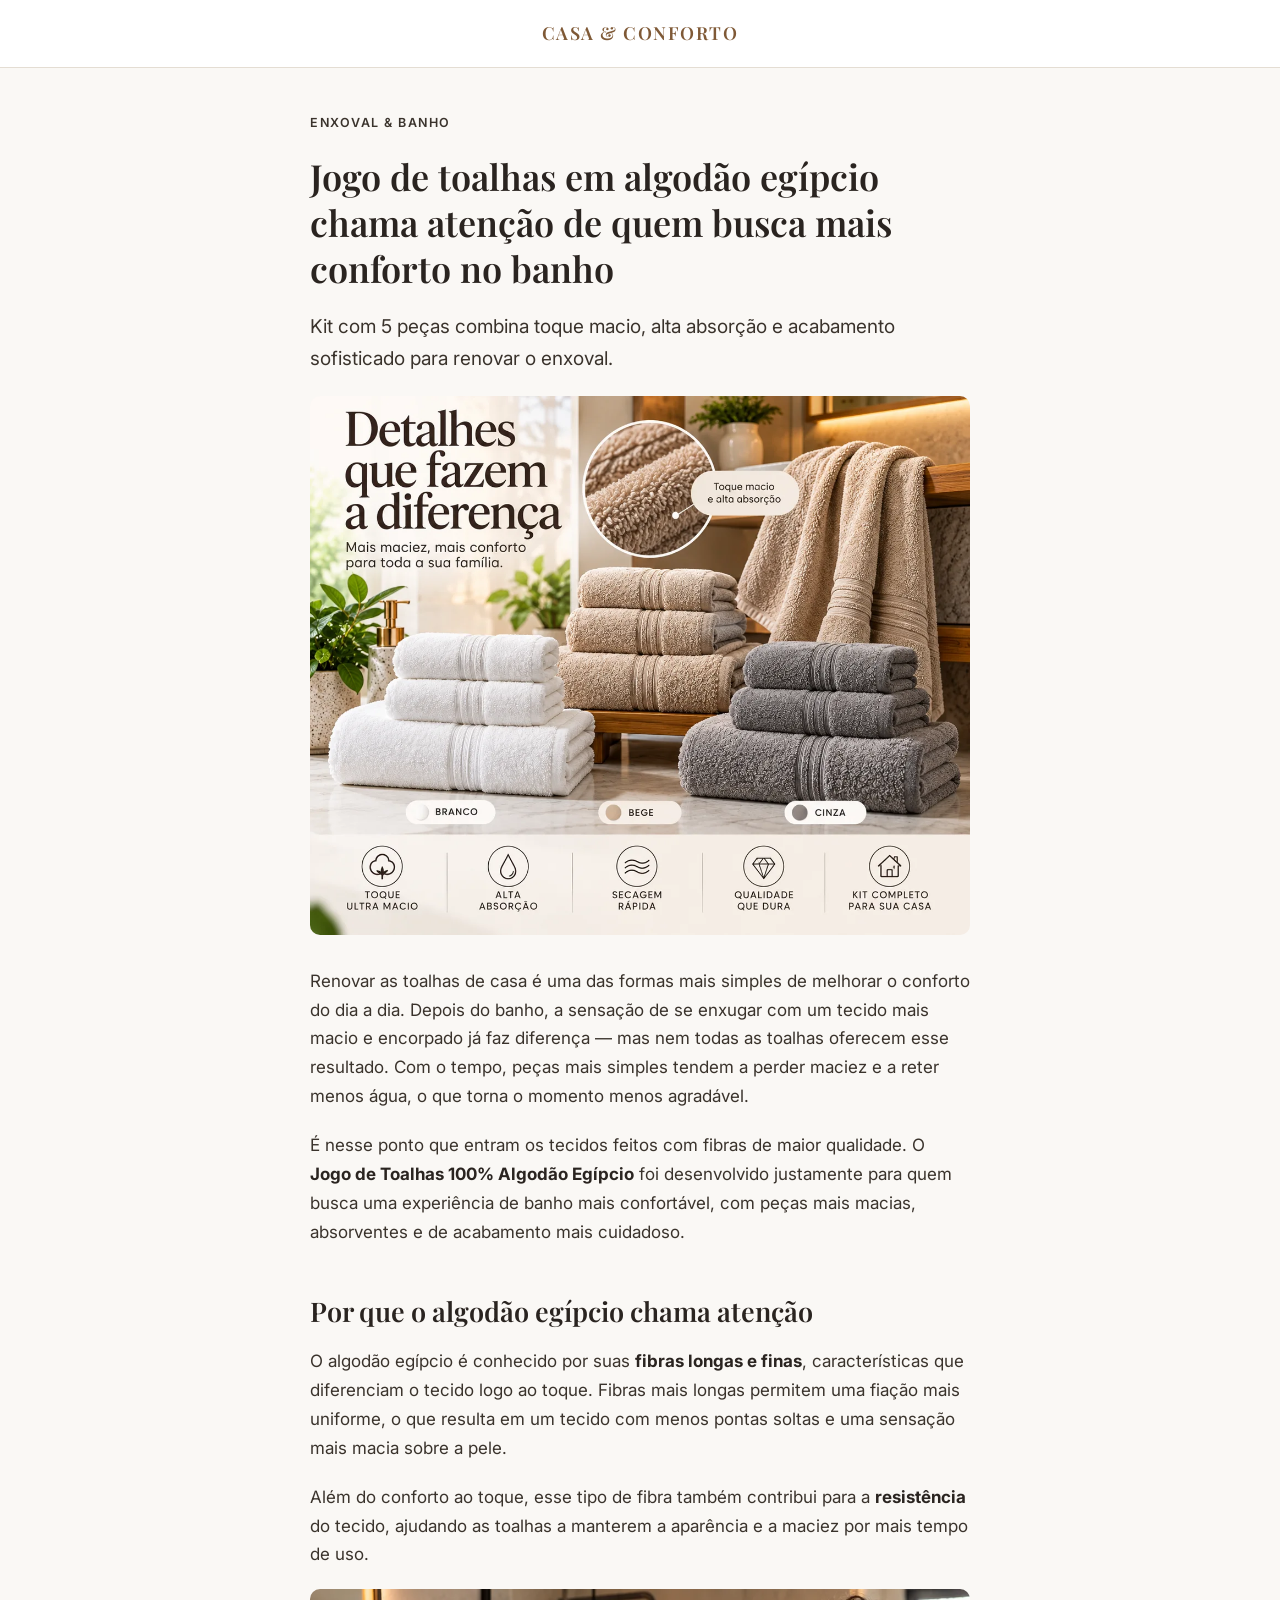
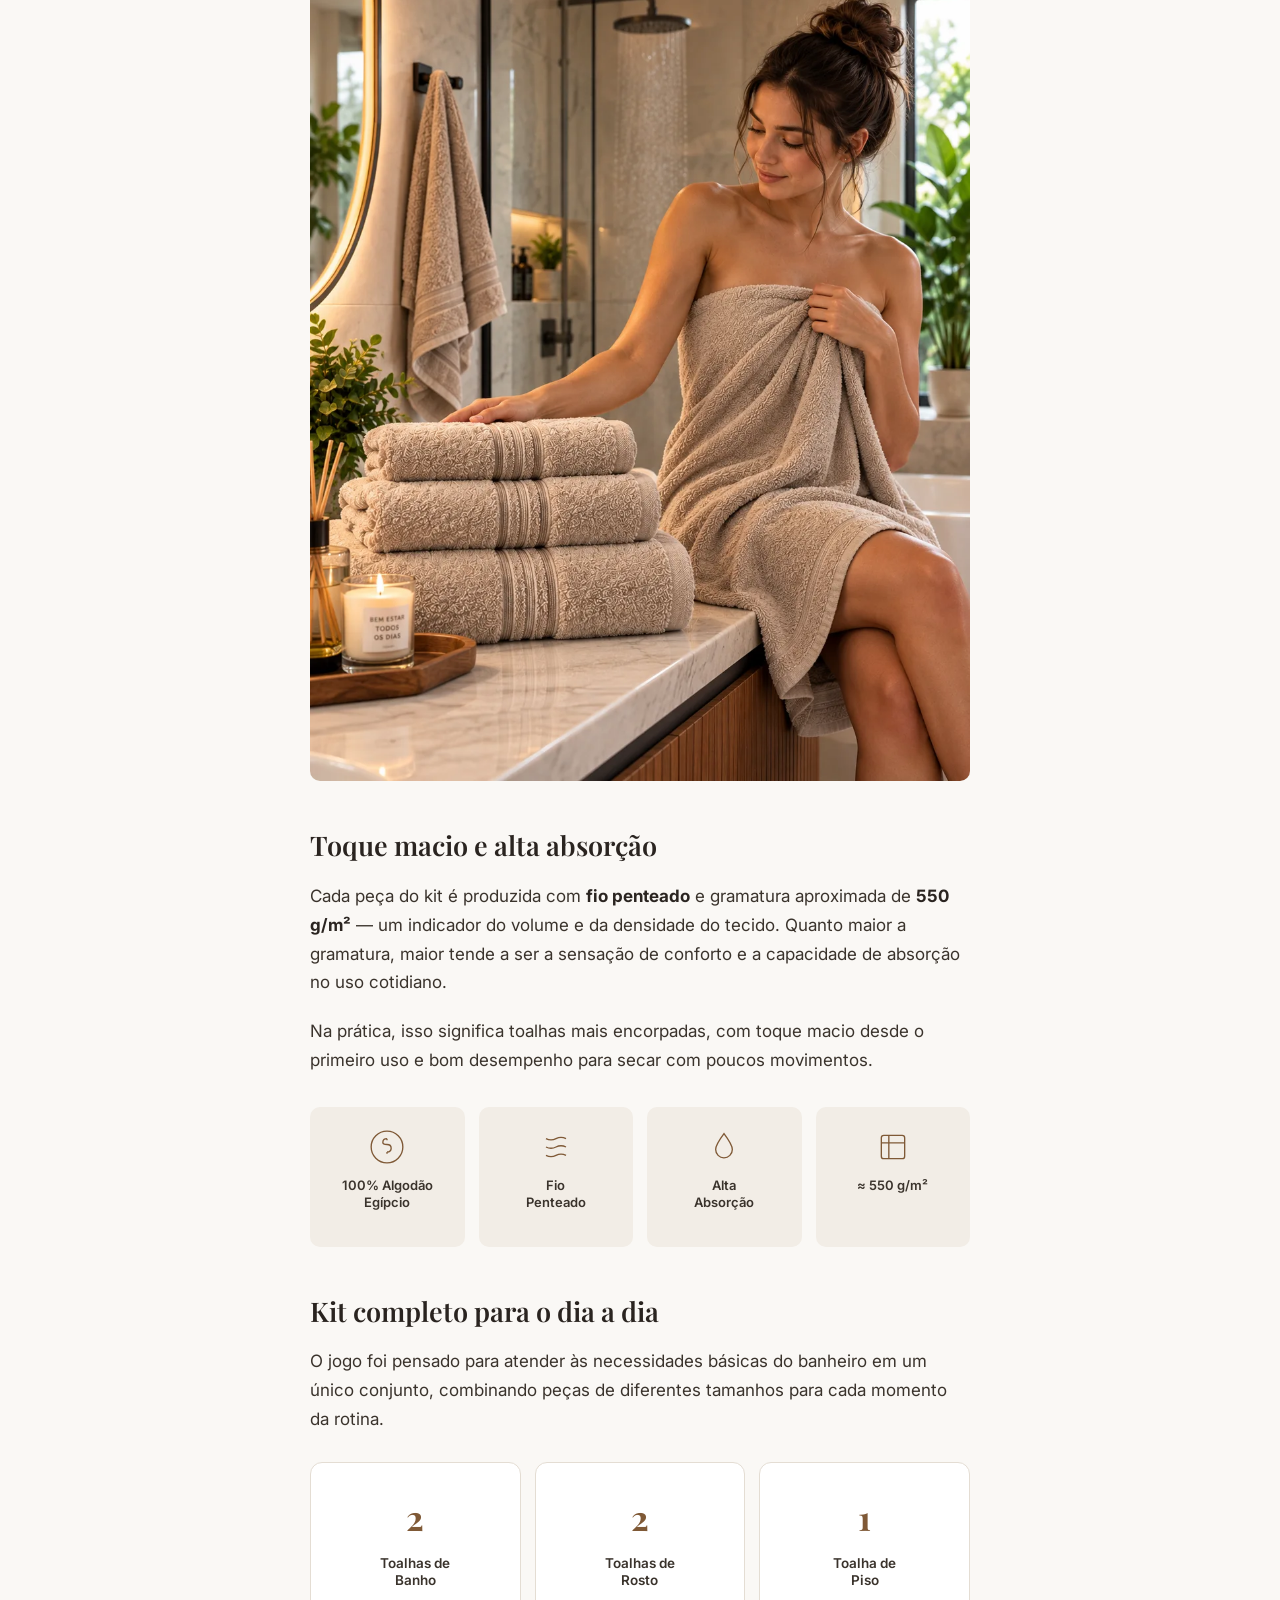
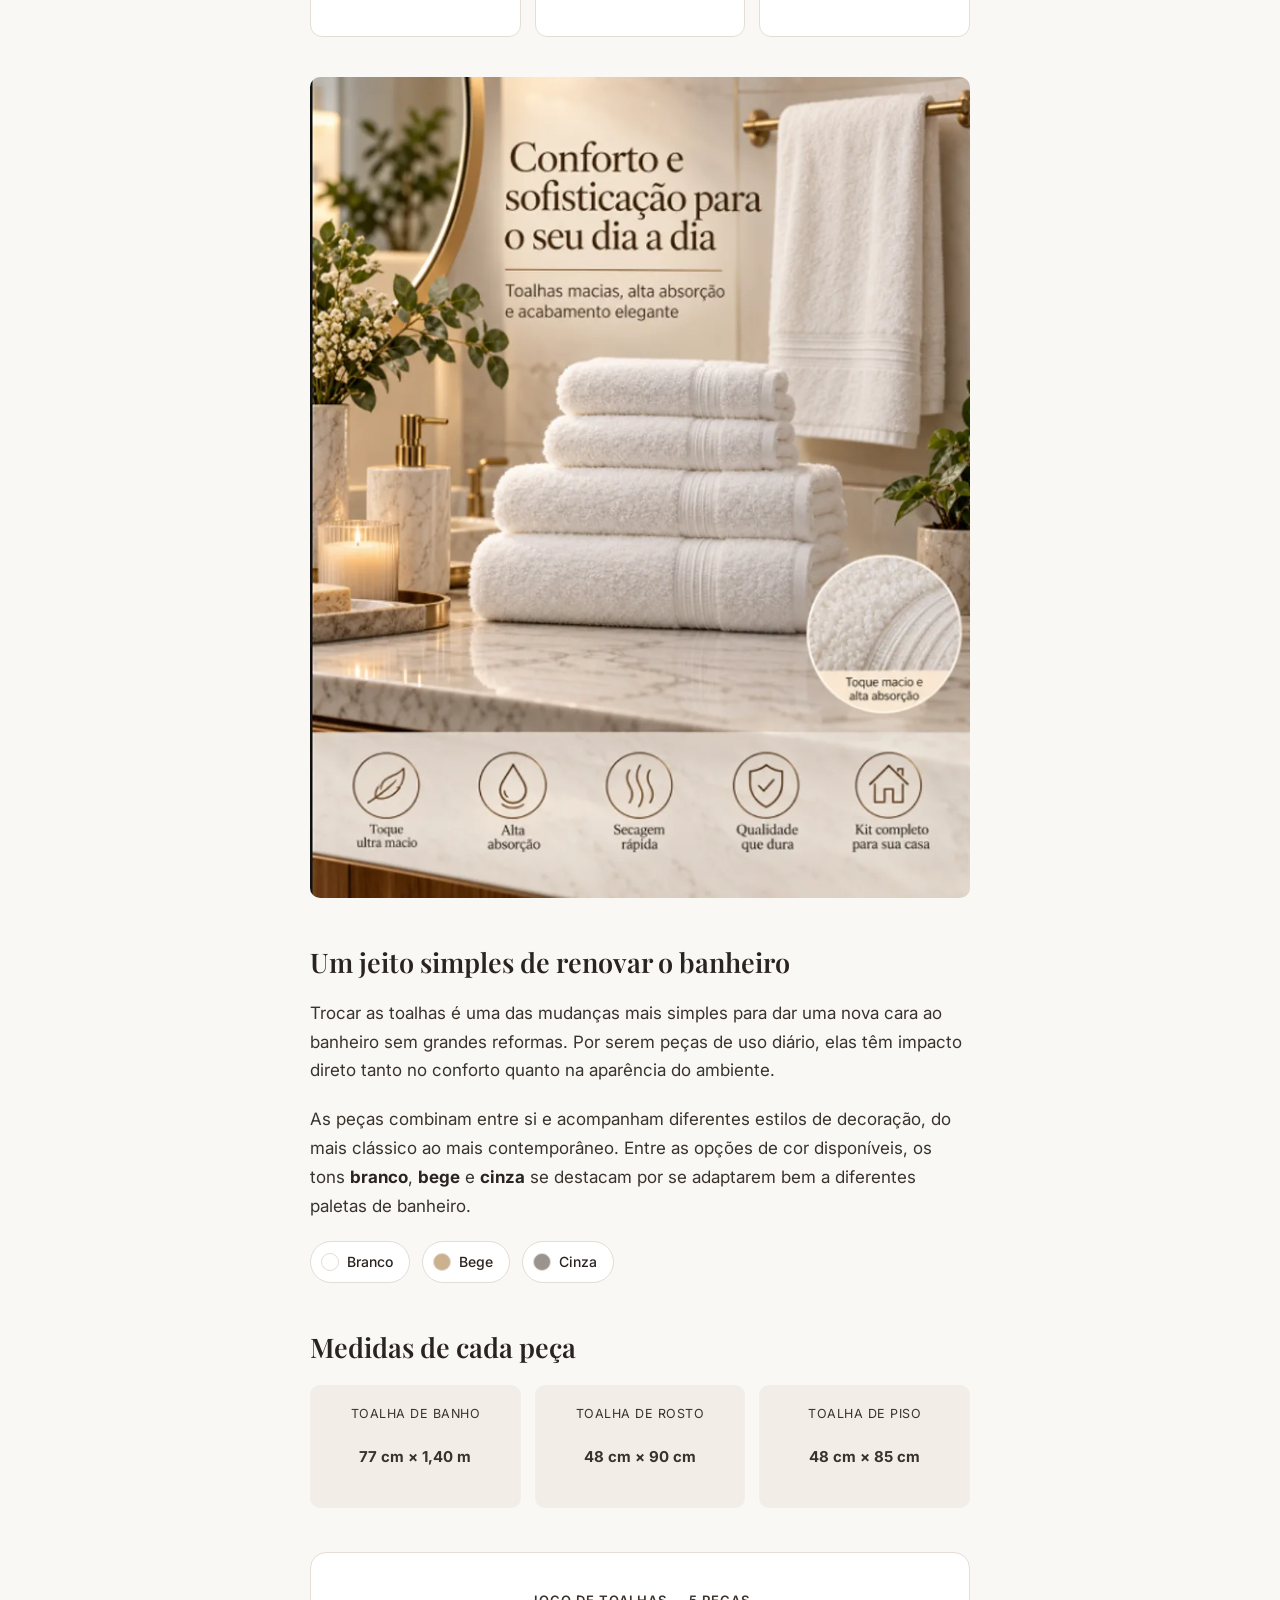
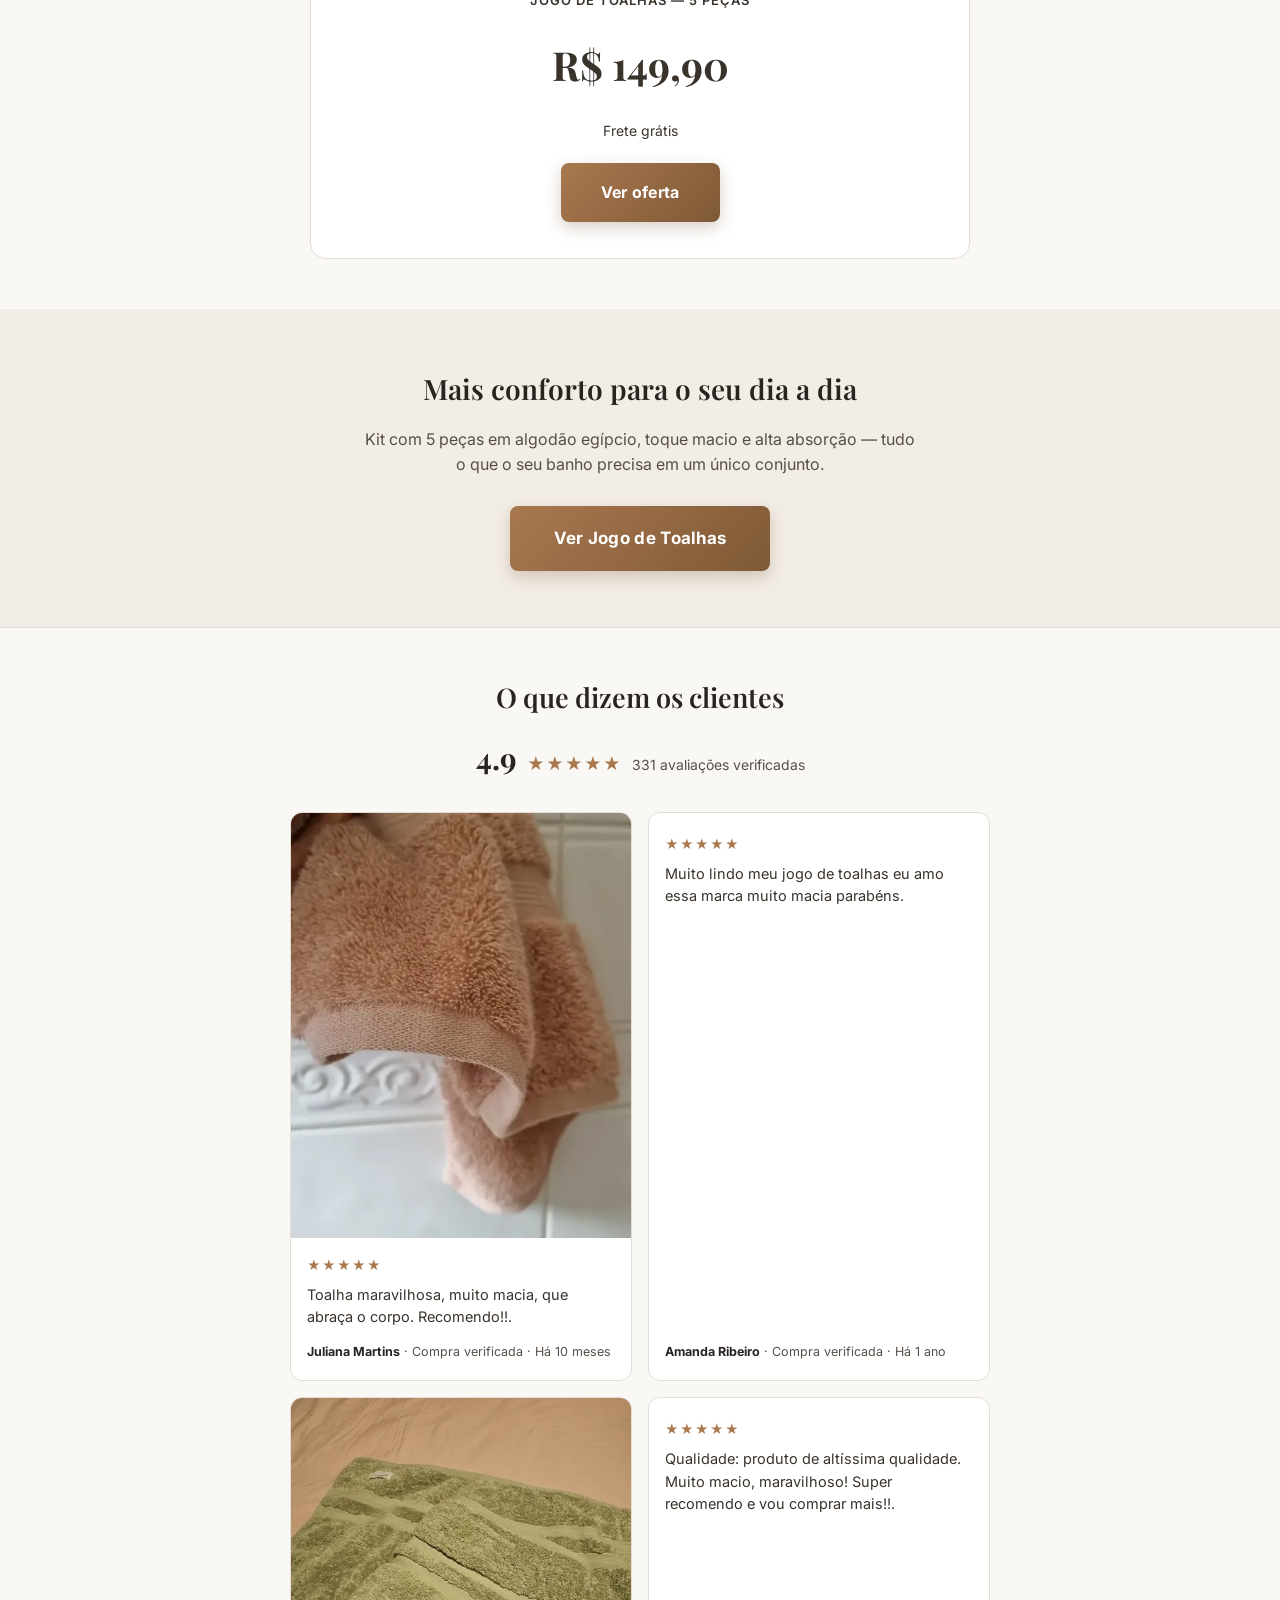
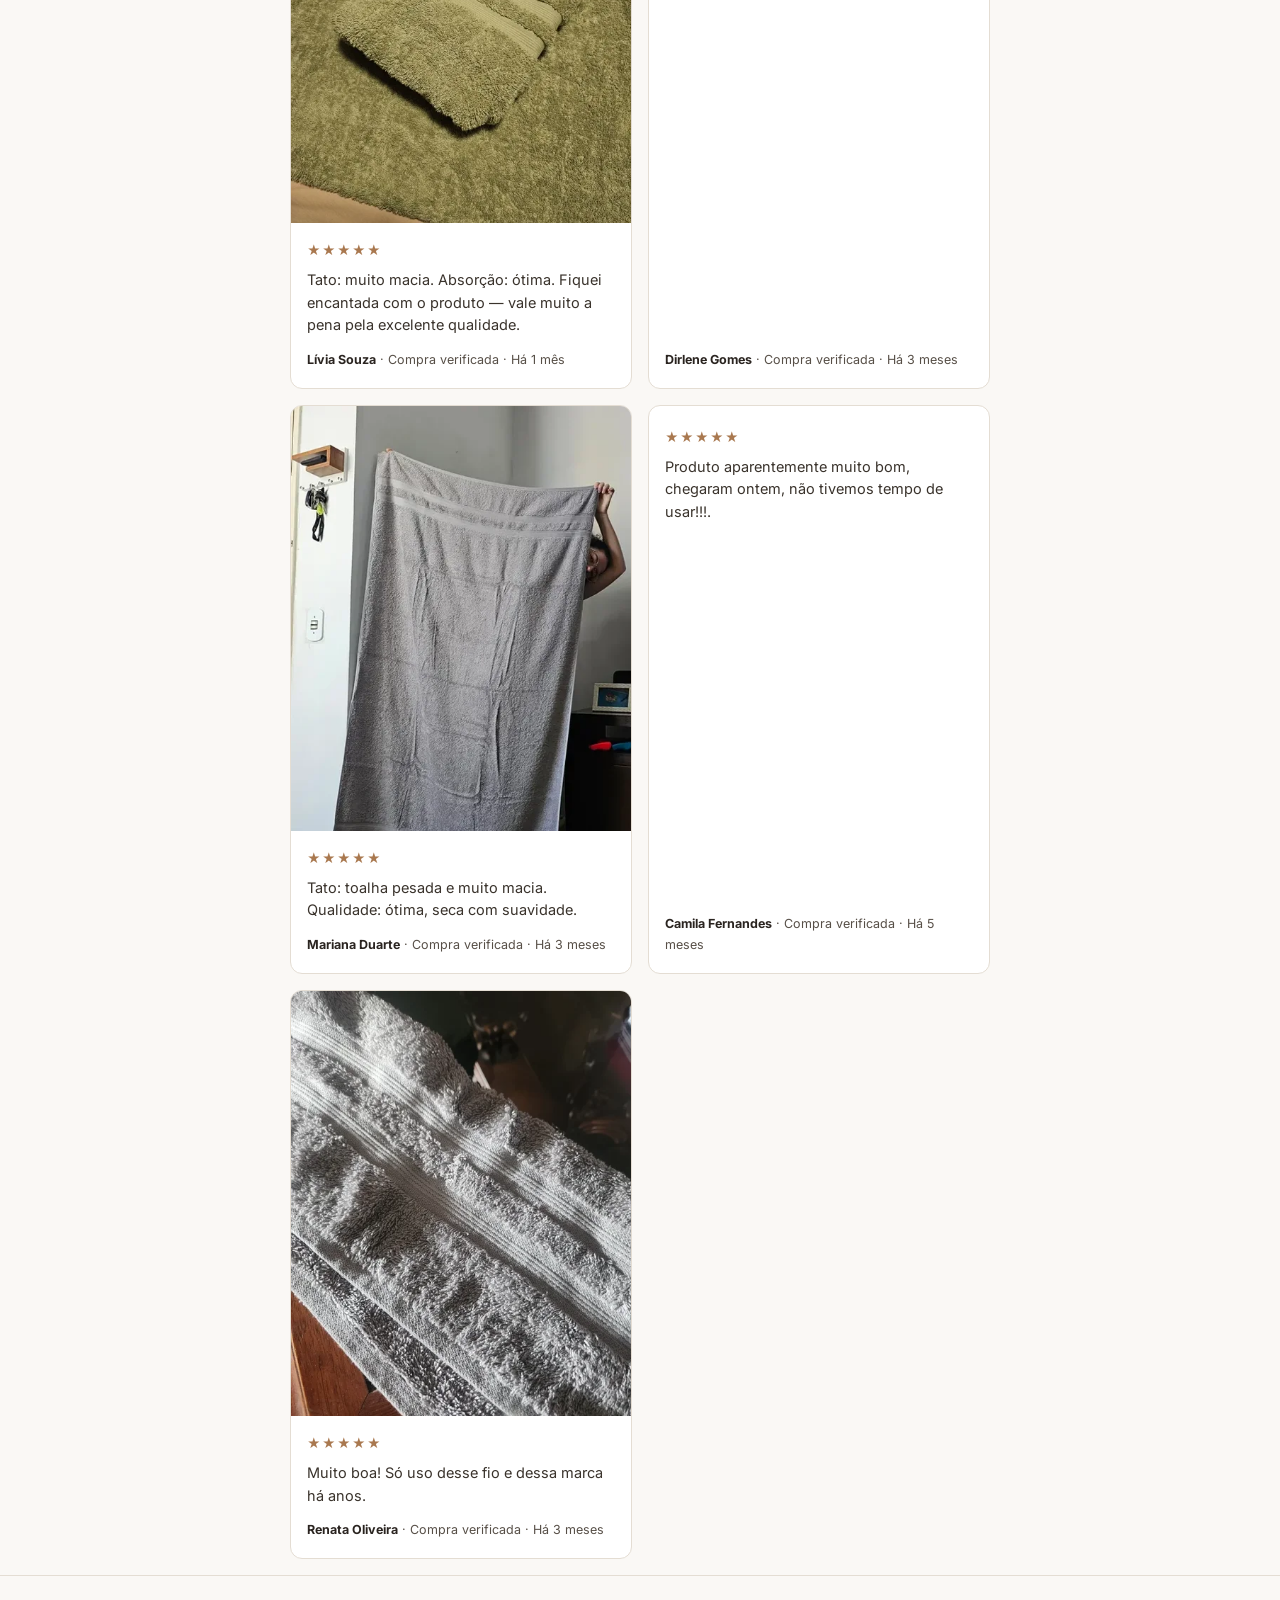
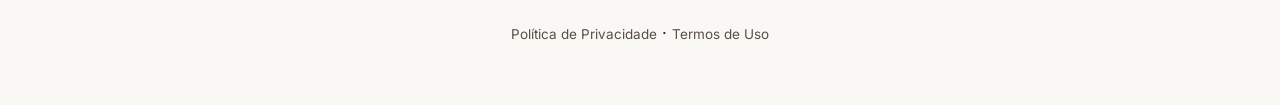
<file: advertorial/index.html>
<!DOCTYPE html>
<html lang="pt-BR">
<head>
<meta charset="UTF-8">
<meta name="viewport" content="width=device-width, initial-scale=1">
<base href="/advertorial/">

<!-- GOOGLE TAG MANAGER -->
<script>(function(w,d,s,l,i){w[l]=w[l]||[];w[l].push({'gtm.start':new Date().getTime(),event:'gtm.js'});var f=d.getElementsByTagName(s)[0],j=d.createElement(s),dl=l!='dataLayer'?'&l='+l:'';j.async=true;j.src='https://www.googletagmanager.com/gtm.js?id='+i+dl;f.parentNode.insertBefore(j,f);})(window,document,'script','dataLayer','GTM-5WS46M43');</script>

<!-- UTMIFY: cole aqui o script de pixel gerado no painel da Utmify pra este produto -->

<title>Jogo de toalhas em algodão egípcio chama atenção de quem busca mais conforto no banho</title>
<meta name="description" content="Kit com 5 peças combina toque macio, alta absorção e acabamento sofisticado para renovar o enxoval.">
<link rel="preload" as="image" href="assets/img/detalhes-diferenca.webp" fetchpriority="high">
<link rel="preconnect" href="https://fonts.googleapis.com">
<link rel="preconnect" href="https://fonts.gstatic.com" crossorigin>
<link href="https://fonts.googleapis.com/css2?family=Inter:wght@400;500;600;700&family=Playfair+Display:wght@500;600;700&display=swap" rel="stylesheet">
<link rel="stylesheet" href="assets/style.css">
</head>
<body>
<!-- GOOGLE TAG MANAGER (noscript) -->
<noscript><iframe src="https://www.googletagmanager.com/ns.html?id=GTM-5WS46M43"
height="0" width="0" style="display:none;visibility:hidden"></iframe></noscript>

<header class="topbar">
  <div class="topbar__inner">CASA &amp; CONFORTO</div>
</header>

<main class="article">

  <p class="article__kicker">Enxoval &amp; Banho</p>

  <h1 class="article__title">Jogo de toalhas em algodão egípcio chama atenção de quem busca mais conforto no banho</h1>

  <p class="article__lead">Kit com 5 peças combina toque macio, alta absorção e acabamento sofisticado para renovar o enxoval.</p>

  <figure class="article__hero">
    <img src="assets/img/detalhes-diferenca.webp" alt="Jogo de toalhas 100% algodão egípcio nas cores branco, bege e cinza, com destaque para o toque macio" width="1200" height="980">
  </figure>

  <p>Renovar as toalhas de casa é uma das formas mais simples de melhorar o conforto do dia a dia. Depois do banho, a sensação de se enxugar com um tecido mais macio e encorpado já faz diferença — mas nem todas as toalhas oferecem esse resultado. Com o tempo, peças mais simples tendem a perder maciez e a reter menos água, o que torna o momento menos agradável.</p>

  <p>É nesse ponto que entram os tecidos feitos com fibras de maior qualidade. O <strong>Jogo de Toalhas 100% Algodão Egípcio</strong> foi desenvolvido justamente para quem busca uma experiência de banho mais confortável, com peças mais macias, absorventes e de acabamento mais cuidadoso.</p>

  <h2>Por que o algodão egípcio chama atenção</h2>

  <p>O algodão egípcio é conhecido por suas <strong>fibras longas e finas</strong>, características que diferenciam o tecido logo ao toque. Fibras mais longas permitem uma fiação mais uniforme, o que resulta em um tecido com menos pontas soltas e uma sensação mais macia sobre a pele.</p>

  <p>Além do conforto ao toque, esse tipo de fibra também contribui para a <strong>resistência</strong> do tecido, ajudando as toalhas a manterem a aparência e a maciez por mais tempo de uso.</p>

  <figure class="article__banner">
    <img src="assets/img/lifestyle-banho.webp" alt="Mulher envolta em toalha macia de algodão egípcio em banheiro decorado" width="1000" height="1200" loading="lazy">
  </figure>

  <h2>Toque macio e alta absorção</h2>

  <p>Cada peça do kit é produzida com <strong>fio penteado</strong> e gramatura aproximada de <strong>550 g/m²</strong> — um indicador do volume e da densidade do tecido. Quanto maior a gramatura, maior tende a ser a sensação de conforto e a capacidade de absorção no uso cotidiano.</p>

  <p>Na prática, isso significa toalhas mais encorpadas, com toque macio desde o primeiro uso e bom desempenho para secar com poucos movimentos.</p>

  <div class="feature-grid">
    <div class="feature-card">
      <span class="feature-card__icon">
        <svg viewBox="0 0 48 48" fill="none" stroke="currentColor" stroke-width="1.6"><circle cx="24" cy="24" r="19"/><path d="M24 14c-3 0-5 2-5 4.5S21 21 24 21s5 2 5 4.5-2 4.5-5 4.5m0-16v2m0 14v2"/></svg>
      </span>
      <p class="feature-card__title">100% Algodão<br>Egípcio</p>
    </div>
    <div class="feature-card">
      <span class="feature-card__icon">
        <svg viewBox="0 0 48 48" fill="none" stroke="currentColor" stroke-width="1.6"><path d="M12 14c4 2 8 2 12 0s8-2 12 0M12 24c4 2 8 2 12 0s8-2 12 0M12 34c4 2 8 2 12 0s8-2 12 0"/></svg>
      </span>
      <p class="feature-card__title">Fio<br>Penteado</p>
    </div>
    <div class="feature-card">
      <span class="feature-card__icon">
        <svg viewBox="0 0 48 48" fill="none" stroke="currentColor" stroke-width="1.6"><path d="M24 8c6 8 10 14 10 19a10 10 0 0 1-20 0c0-5 4-11 10-19Z"/></svg>
      </span>
      <p class="feature-card__title">Alta<br>Absorção</p>
    </div>
    <div class="feature-card">
      <span class="feature-card__icon">
        <svg viewBox="0 0 48 48" fill="none" stroke="currentColor" stroke-width="1.6"><rect x="10" y="10" width="28" height="28" rx="3"/><path d="M10 19h28M19 10v28"/></svg>
      </span>
      <p class="feature-card__title">≈ 550 g/m²</p>
    </div>
  </div>

  <h2>Kit completo para o dia a dia</h2>

  <p>O jogo foi pensado para atender às necessidades básicas do banheiro em um único conjunto, combinando peças de diferentes tamanhos para cada momento da rotina.</p>

  <div class="kit-grid">
    <div class="kit-card">
      <span class="kit-card__qty">2</span>
      <p class="kit-card__label">Toalhas de<br>Banho</p>
    </div>
    <div class="kit-card">
      <span class="kit-card__qty">2</span>
      <p class="kit-card__label">Toalhas de<br>Rosto</p>
    </div>
    <div class="kit-card">
      <span class="kit-card__qty">1</span>
      <p class="kit-card__label">Toalha de<br>Piso</p>
    </div>
  </div>

  <figure class="article__banner">
    <img src="assets/img/conforto-sofisticado.webp" alt="Kit de toalhas brancas 100% algodão egípcio com acabamento premium" width="900" height="1120" loading="lazy">
  </figure>

  <h2>Um jeito simples de renovar o banheiro</h2>

  <p>Trocar as toalhas é uma das mudanças mais simples para dar uma nova cara ao banheiro sem grandes reformas. Por serem peças de uso diário, elas têm impacto direto tanto no conforto quanto na aparência do ambiente.</p>

  <p>As peças combinam entre si e acompanham diferentes estilos de decoração, do mais clássico ao mais contemporâneo. Entre as opções de cor disponíveis, os tons <strong>branco</strong>, <strong>bege</strong> e <strong>cinza</strong> se destacam por se adaptarem bem a diferentes paletas de banheiro.</p>

  <div class="color-row">
    <div class="color-chip"><span class="color-dot color-dot--branco"></span>Branco</div>
    <div class="color-chip"><span class="color-dot color-dot--bege"></span>Bege</div>
    <div class="color-chip"><span class="color-dot color-dot--cinza"></span>Cinza</div>
  </div>

  <h2>Medidas de cada peça</h2>

  <div class="measure-grid">
    <div class="measure-card">
      <p class="measure-card__label">Toalha de Banho</p>
      <p class="measure-card__value">77 cm × 1,40 m</p>
    </div>
    <div class="measure-card">
      <p class="measure-card__label">Toalha de Rosto</p>
      <p class="measure-card__value">48 cm × 90 cm</p>
    </div>
    <div class="measure-card">
      <p class="measure-card__label">Toalha de Piso</p>
      <p class="measure-card__value">48 cm × 85 cm</p>
    </div>
  </div>

  <div class="offer-box">
    <p class="offer-box__eyebrow">Jogo de Toalhas — 5 Peças</p>
    <p class="offer-box__price">R$ 149,90</p>
    <p class="offer-box__shipping">Frete grátis</p>
    <a class="cta-btn" href="https://www.outletoalhas.shop/" target="_blank" rel="noopener">Ver oferta</a>
  </div>

</main>

<section class="final-cta">
  <div class="final-cta__inner">
    <h2 class="final-cta__title">Mais conforto para o seu dia a dia</h2>
    <p class="final-cta__text">Kit com 5 peças em algodão egípcio, toque macio e alta absorção — tudo o que o seu banho precisa em um único conjunto.</p>
    <a class="cta-btn cta-btn--large" href="https://www.outletoalhas.shop/" target="_blank" rel="noopener">Ver Jogo de Toalhas</a>
  </div>
</section>

<section class="reviews-section">
  <div class="reviews-section__inner">

    <h2 class="reviews-section__title">O que dizem os clientes</h2>

    <div class="rating-summary">
      <span class="rating-summary__score">4.9</span>
      <span class="rating-summary__stars">★★★★★</span>
      <span class="rating-summary__count">331 avaliações verificadas</span>
    </div>

    <div class="review-grid">
      <div class="review-card">
        <img class="review-card__photo" src="assets/img/reviews/juliana-martins.webp" alt="Foto enviada pela cliente Juliana Martins" width="480" height="600" loading="lazy">
        <div class="review-card__body">
          <p class="review-card__stars">★★★★★</p>
          <p class="review-card__text">Toalha maravilhosa, muito macia, que abraça o corpo. Recomendo!!.</p>
          <p class="review-card__meta"><strong>Juliana Martins</strong> · Compra verificada · Há 10 meses</p>
        </div>
      </div>
      <div class="review-card">
        <div class="review-card__body review-card__body--noimg">
          <p class="review-card__stars">★★★★★</p>
          <p class="review-card__text">Muito lindo meu jogo de toalhas eu amo essa marca muito macia parabéns.</p>
          <p class="review-card__meta"><strong>Amanda Ribeiro</strong> · Compra verificada · Há 1 ano</p>
        </div>
      </div>
      <div class="review-card">
        <img class="review-card__photo" src="assets/img/reviews/livia-souza.webp" alt="Foto enviada pela cliente Lívia Souza" width="480" height="600" loading="lazy">
        <div class="review-card__body">
          <p class="review-card__stars">★★★★★</p>
          <p class="review-card__text">Tato: muito macia. Absorção: ótima. Fiquei encantada com o produto — vale muito a pena pela excelente qualidade.</p>
          <p class="review-card__meta"><strong>Lívia Souza</strong> · Compra verificada · Há 1 mês</p>
        </div>
      </div>
      <div class="review-card">
        <div class="review-card__body review-card__body--noimg">
          <p class="review-card__stars">★★★★★</p>
          <p class="review-card__text">Qualidade: produto de altíssima qualidade. Muito macio, maravilhoso! Super recomendo e vou comprar mais!!.</p>
          <p class="review-card__meta"><strong>Dirlene Gomes</strong> · Compra verificada · Há 3 meses</p>
        </div>
      </div>
      <div class="review-card">
        <img class="review-card__photo" src="assets/img/reviews/mariana-duarte.webp" alt="Foto enviada pela cliente Mariana Duarte" width="480" height="600" loading="lazy">
        <div class="review-card__body">
          <p class="review-card__stars">★★★★★</p>
          <p class="review-card__text">Tato: toalha pesada e muito macia. Qualidade: ótima, seca com suavidade.</p>
          <p class="review-card__meta"><strong>Mariana Duarte</strong> · Compra verificada · Há 3 meses</p>
        </div>
      </div>
      <div class="review-card">
        <div class="review-card__body review-card__body--noimg">
          <p class="review-card__stars">★★★★★</p>
          <p class="review-card__text">Produto aparentemente muito bom, chegaram ontem, não tivemos tempo de usar!!!.</p>
          <p class="review-card__meta"><strong>Camila Fernandes</strong> · Compra verificada · Há 5 meses</p>
        </div>
      </div>
      <div class="review-card">
        <img class="review-card__photo" src="assets/img/reviews/renata-oliveira.webp" alt="Foto enviada pela cliente Renata Oliveira" width="480" height="600" loading="lazy">
        <div class="review-card__body">
          <p class="review-card__stars">★★★★★</p>
          <p class="review-card__text">Muito boa! Só uso desse fio e dessa marca há anos.</p>
          <p class="review-card__meta"><strong>Renata Oliveira</strong> · Compra verificada · Há 3 meses</p>
        </div>
      </div>
    </div>

  </div>
</section>

<footer class="site-footer">
  <div class="site-footer__inner">
    <p class="site-footer__links"><a href="politicas-de-privacidade.html">Política de Privacidade</a> · <a href="termos-de-uso.html">Termos de Uso</a></p>
  </div>
</footer>

<script>
  // REPASSE DE UTM: garante que utm_*/fbclid/gclid/ttclid do anúncio cheguem até a loja
  // quando a pessoa clicar em "Ver oferta" / "Ver Jogo de Toalhas".
  (function(){
    var TRACKED_PARAMS = ['utm_source','utm_medium','utm_campaign','utm_content','utm_term','fbclid','gclid','ttclid'];
    var current = new URLSearchParams(window.location.search);
    var extra = new URLSearchParams();
    TRACKED_PARAMS.forEach(function(k){ if(current.has(k)) extra.set(k, current.get(k)); });
    var query = extra.toString();
    if(!query) return;
    document.querySelectorAll('a.cta-btn').forEach(function(a){
      var sep = a.href.indexOf('?') > -1 ? '&' : '?';
      a.href = a.href + sep + query;
    });
  })();
</script>

</body>
</html>
</file>
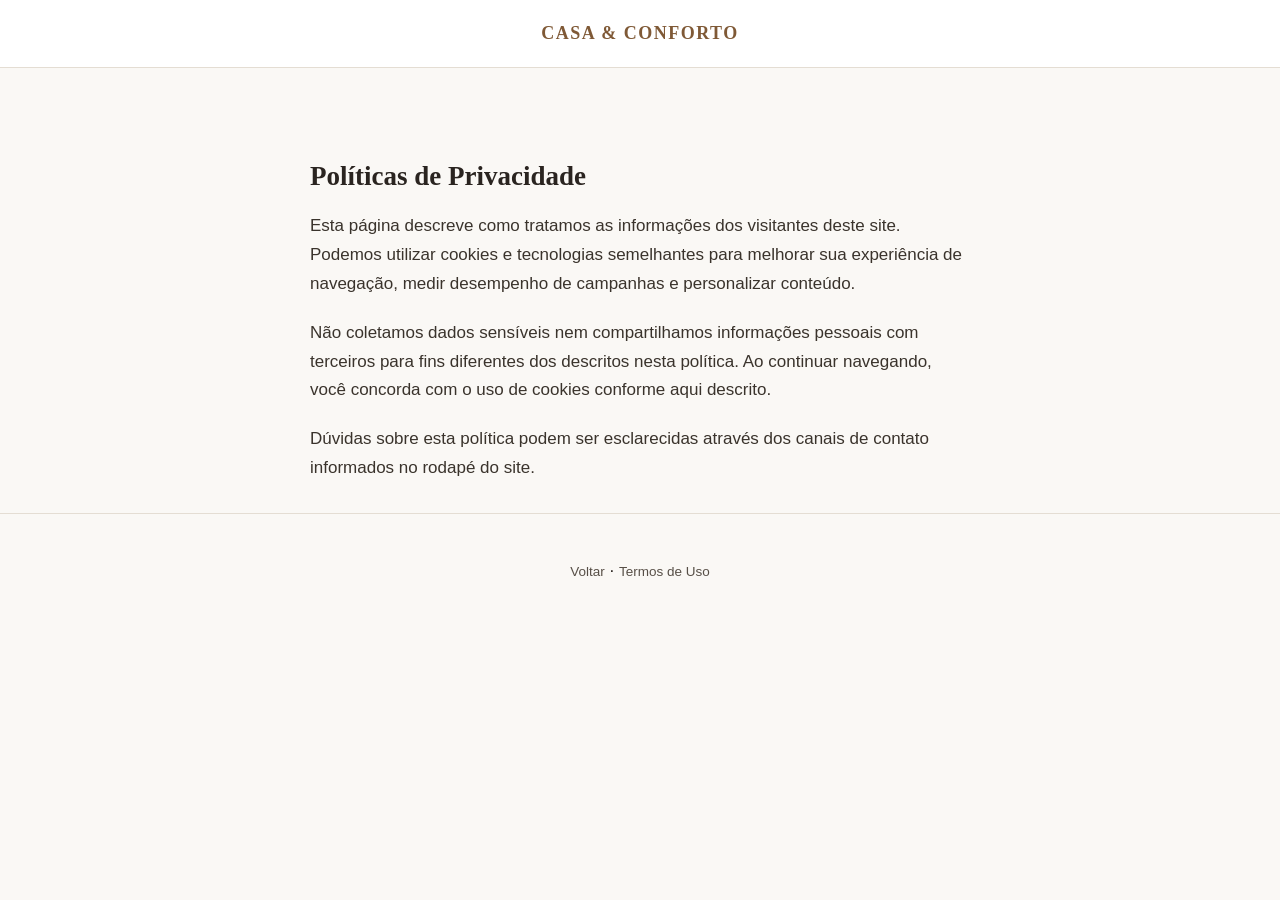
<file: advertorial/politicas-de-privacidade.html>
<!DOCTYPE html>
<html lang="pt-BR">
<head>
<meta charset="UTF-8">
<meta name="viewport" content="width=device-width, initial-scale=1">
<base href="/advertorial/">
<title>Políticas de Privacidade</title>
<link rel="stylesheet" href="assets/style.css">
</head>
<body>
<header class="topbar"><div class="topbar__inner">CASA &amp; CONFORTO</div></header>
<main class="article">
  <h2>Políticas de Privacidade</h2>
  <p>Esta página descreve como tratamos as informações dos visitantes deste site. Podemos utilizar cookies e tecnologias semelhantes para melhorar sua experiência de navegação, medir desempenho de campanhas e personalizar conteúdo.</p>
  <p>Não coletamos dados sensíveis nem compartilhamos informações pessoais com terceiros para fins diferentes dos descritos nesta política. Ao continuar navegando, você concorda com o uso de cookies conforme aqui descrito.</p>
  <p>Dúvidas sobre esta política podem ser esclarecidas através dos canais de contato informados no rodapé do site.</p>
</main>
<footer class="site-footer">
  <div class="site-footer__inner">
    <p class="site-footer__links"><a href="index.html">Voltar</a> · <a href="termos-de-uso.html">Termos de Uso</a></p>
  </div>
</footer>
</body>
</html>
</file>
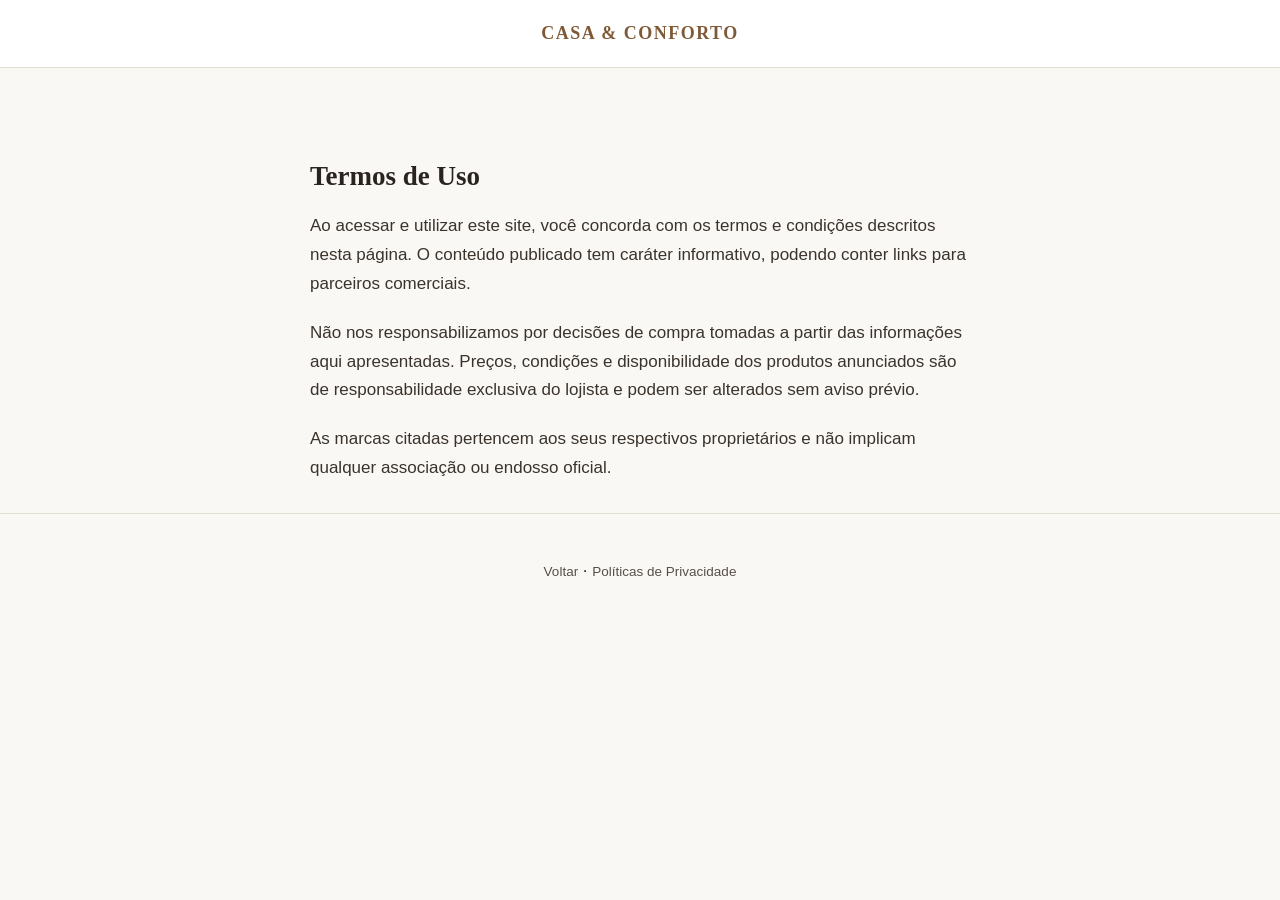
<file: advertorial/termos-de-uso.html>
<!DOCTYPE html>
<html lang="pt-BR">
<head>
<meta charset="UTF-8">
<meta name="viewport" content="width=device-width, initial-scale=1">
<base href="/advertorial/">
<title>Termos de Uso</title>
<link rel="stylesheet" href="assets/style.css">
</head>
<body>
<header class="topbar"><div class="topbar__inner">CASA &amp; CONFORTO</div></header>
<main class="article">
  <h2>Termos de Uso</h2>
  <p>Ao acessar e utilizar este site, você concorda com os termos e condições descritos nesta página. O conteúdo publicado tem caráter informativo, podendo conter links para parceiros comerciais.</p>
  <p>Não nos responsabilizamos por decisões de compra tomadas a partir das informações aqui apresentadas. Preços, condições e disponibilidade dos produtos anunciados são de responsabilidade exclusiva do lojista e podem ser alterados sem aviso prévio.</p>
  <p>As marcas citadas pertencem aos seus respectivos proprietários e não implicam qualquer associação ou endosso oficial.</p>
</main>
<footer class="site-footer">
  <div class="site-footer__inner">
    <p class="site-footer__links"><a href="index.html">Voltar</a> · <a href="politicas-de-privacidade.html">Políticas de Privacidade</a></p>
  </div>
</footer>
</body>
</html>
</file>
<file: advertorial/assets/style.css>
:root {
  --ink: #2a2420;
  --ink-soft: #574f47;
  --bg: #faf8f5;
  --bg-alt: #f2ede6;
  --line: #e4ddd3;
  --gold: #a9784f;
  --gold-dark: #7f5936;
  --white: #ffffff;
}

* { box-sizing: border-box; }

body {
  margin: 0;
  padding: 0;
  background: var(--bg);
  color: var(--ink);
  font-family: 'Inter', -apple-system, BlinkMacSystemFont, sans-serif;
  font-size: 17px;
  line-height: 1.7;
  -webkit-font-smoothing: antialiased;
}

img { max-width: 100%; height: auto; display: block; }

/* Top bar */
.topbar {
  background: var(--white);
  border-bottom: 1px solid var(--line);
}
.topbar__inner {
  max-width: 700px;
  margin: 0 auto;
  padding: 18px 20px;
  color: var(--gold-dark);
  font-family: 'Playfair Display', Georgia, serif;
  font-weight: 600;
  font-size: 18px;
  letter-spacing: 1.5px;
  text-align: center;
}

/* Article */
.article {
  max-width: 700px;
  margin: 0 auto;
  padding: 44px 20px 10px;
}

.article__kicker {
  text-transform: uppercase;
  letter-spacing: 1.5px;
  font-size: 12.5px;
  font-weight: 600;
  color: var(--gold);
  margin: 0 0 14px;
}

.article__title {
  font-family: 'Playfair Display', Georgia, serif;
  font-weight: 600;
  font-size: 36px;
  line-height: 1.28;
  margin: 0 0 20px;
  color: var(--ink);
}

.article__lead {
  font-size: 19px;
  color: var(--ink-soft);
  margin: 0 0 32px;
}

.article__hero,
.article__banner {
  margin: 0 0 32px;
}
.article__hero img,
.article__banner img {
  border-radius: 10px;
}

.article h2 {
  font-family: 'Playfair Display', Georgia, serif;
  font-weight: 600;
  font-size: 27px;
  line-height: 1.35;
  color: var(--ink);
  margin: 46px 0 18px;
}

.article p {
  margin: 0 0 20px;
  color: #3a332c;
}

.article strong { color: var(--ink); }

/* Feature grid (4 characteristics) */
.feature-grid {
  display: grid;
  grid-template-columns: repeat(4, 1fr);
  gap: 14px;
  margin: 32px 0 44px;
}
.feature-card {
  text-align: center;
  background: var(--bg-alt);
  border-radius: 10px;
  padding: 20px 8px 16px;
}
.feature-card__icon {
  display: inline-flex;
  width: 40px;
  height: 40px;
  color: var(--gold-dark);
  margin-bottom: 10px;
}
.feature-card__icon svg { width: 100%; height: 100%; }
.feature-card__title {
  font-size: 13px;
  font-weight: 600;
  color: var(--ink);
  margin: 0;
  line-height: 1.3;
}

/* Kit composition */
.kit-grid {
  display: grid;
  grid-template-columns: repeat(3, 1fr);
  gap: 14px;
  margin: 28px 0 40px;
}
.kit-card {
  text-align: center;
  background: var(--white);
  border: 1px solid var(--line);
  border-radius: 12px;
  padding: 26px 10px;
}
.kit-card__qty {
  display: block;
  font-family: 'Playfair Display', Georgia, serif;
  font-size: 34px;
  font-weight: 700;
  color: var(--gold-dark);
  margin-bottom: 8px;
}
.kit-card__label {
  font-size: 13.5px;
  font-weight: 600;
  color: var(--ink);
  margin: 0;
  line-height: 1.3;
}

/* Colors */
.color-row {
  display: flex;
  flex-wrap: wrap;
  gap: 12px;
  margin: 8px 0 40px;
}
.color-chip {
  display: flex;
  align-items: center;
  gap: 8px;
  background: var(--white);
  border: 1px solid var(--line);
  border-radius: 999px;
  padding: 8px 16px 8px 10px;
  font-size: 14px;
  font-weight: 500;
  color: var(--ink);
}
.color-dot {
  width: 18px;
  height: 18px;
  border-radius: 50%;
  border: 1px solid var(--line);
  display: inline-block;
}
.color-dot--branco { background: #ffffff; }
.color-dot--bege { background: #cbb18e; }
.color-dot--cinza { background: #9a9490; }

/* Measurements */
.measure-grid {
  display: grid;
  grid-template-columns: repeat(3, 1fr);
  gap: 14px;
  margin: 20px 0 44px;
}
.measure-card {
  background: var(--bg-alt);
  border-radius: 10px;
  padding: 18px 10px;
  text-align: center;
}
.measure-card__label {
  font-size: 12.5px;
  color: var(--ink-soft);
  margin: 0 0 6px;
  text-transform: uppercase;
  letter-spacing: 0.5px;
}
.measure-card__value {
  font-size: 15px;
  font-weight: 700;
  color: var(--ink);
  margin: 0;
}

/* Reviews */
.reviews-section {
  background: var(--bg);
  border-top: 1px solid var(--line);
  padding: 52px 20px 8px;
}
.reviews-section__inner {
  max-width: 700px;
  margin: 0 auto;
}
.reviews-section__title {
  font-family: 'Playfair Display', Georgia, serif;
  font-weight: 600;
  font-size: 27px;
  line-height: 1.3;
  color: var(--ink);
  margin: 0 0 18px;
  text-align: center;
}

.rating-summary {
  display: flex;
  flex-wrap: wrap;
  align-items: baseline;
  justify-content: center;
  gap: 8px 10px;
  margin: 0 0 28px;
  text-align: center;
}
.rating-summary__score {
  font-family: 'Playfair Display', Georgia, serif;
  font-size: 30px;
  font-weight: 700;
  color: var(--ink);
}
.rating-summary__stars {
  color: var(--gold);
  font-size: 17px;
  letter-spacing: 1px;
}
.rating-summary__count {
  font-size: 14px;
  color: var(--ink-soft);
}

.review-grid {
  display: grid;
  grid-template-columns: repeat(2, 1fr);
  gap: 16px;
  margin: 0 0 8px;
}
.review-card {
  display: flex;
  flex-direction: column;
  background: var(--white);
  border: 1px solid var(--line);
  border-radius: 12px;
  overflow: hidden;
  height: 100%;
}
.review-card__photo {
  display: block;
  width: 100%;
  aspect-ratio: 4 / 5;
  object-fit: cover;
}
.review-card__body {
  display: flex;
  flex-direction: column;
  flex: 1;
  padding: 16px 16px 18px;
}
.review-card__body--noimg {
  padding-top: 20px;
}
.review-card__stars {
  color: var(--gold);
  font-size: 13px;
  letter-spacing: 1px;
  margin: 0 0 8px;
}
.review-card__text {
  font-size: 14.5px;
  color: #3a332c;
  line-height: 1.55;
  margin: 0 0 12px;
  overflow-wrap: break-word;
}
.review-card__meta {
  font-size: 12.5px;
  color: var(--ink-soft);
  margin: 12px 0 0;
  margin-top: auto;
}
.review-card__meta strong {
  color: var(--ink);
}

/* Offer box */
.offer-box {
  background: var(--white);
  border: 1px solid var(--line);
  border-radius: 16px;
  padding: 36px 24px;
  text-align: center;
  margin: 24px 0 20px;
}
.offer-box__eyebrow {
  text-transform: uppercase;
  letter-spacing: 1px;
  font-size: 13px;
  font-weight: 600;
  color: var(--ink-soft);
  margin: 0 0 12px;
}
.offer-box__price {
  font-family: 'Playfair Display', Georgia, serif;
  font-size: 40px;
  font-weight: 700;
  color: var(--ink);
  margin: 0 0 10px;
}
.offer-box__pix {
  font-size: 16px;
  color: var(--gold-dark);
  margin: 0 0 6px;
}
.offer-box__shipping {
  font-size: 14px;
  color: var(--ink-soft);
  margin: 0 0 24px;
}

/* CTA buttons */
.cta-btn {
  display: inline-block;
  background: linear-gradient(135deg, var(--gold) 0%, var(--gold-dark) 100%);
  color: #fff;
  font-family: 'Inter', sans-serif;
  font-weight: 700;
  font-size: 16px;
  letter-spacing: 0.3px;
  text-decoration: none;
  padding: 16px 40px;
  border-radius: 8px;
  box-shadow: 0 6px 16px rgba(127, 89, 54, 0.28);
}

/* Final CTA section */
.final-cta {
  background: var(--bg-alt);
  margin-top: 20px;
  padding: 56px 20px;
}
.final-cta__inner {
  max-width: 560px;
  margin: 0 auto;
  text-align: center;
}
.final-cta__title {
  font-family: 'Playfair Display', Georgia, serif;
  font-weight: 600;
  font-size: 28px;
  color: var(--ink);
  margin: 0 0 14px;
}
.final-cta__text {
  font-size: 16px;
  color: var(--ink-soft);
  margin: 0 0 28px;
  line-height: 1.6;
}
.cta-btn--large {
  padding: 18px 44px;
  font-size: 17px;
}

/* Footer */
.site-footer {
  background: var(--bg);
  border-top: 1px solid var(--line);
}
.site-footer__inner {
  max-width: 700px;
  margin: 0 auto;
  padding: 26px 20px 40px;
  text-align: center;
}
.site-footer__links a {
  color: var(--ink-soft);
  text-decoration: none;
  font-size: 13.5px;
}
.site-footer__links a:hover { text-decoration: underline; }

@media (max-width: 600px) {
  body { font-size: 16px; }
  .article { padding: 32px 18px 10px; }
  .article__title { font-size: 27px; }
  .article__lead { font-size: 17px; }
  .article h2 { font-size: 22px; margin: 38px 0 14px; }
  .feature-grid { grid-template-columns: repeat(2, 1fr); gap: 12px; }
  .kit-grid { grid-template-columns: repeat(3, 1fr); gap: 8px; }
  .kit-card { padding: 18px 6px; }
  .kit-card__qty { font-size: 26px; }
  .kit-card__label { font-size: 12px; }
  .measure-grid { grid-template-columns: 1fr; gap: 10px; }
  .measure-card { display: flex; align-items: center; justify-content: space-between; padding: 14px 18px; text-align: left; }
  .measure-card__label { margin: 0; }
  .offer-box { padding: 28px 18px; }
  .offer-box__price { font-size: 32px; }
  .cta-btn { width: 100%; padding: 16px 20px; font-size: 16px; }
  .final-cta { padding: 44px 18px; }
  .final-cta__title { font-size: 23px; }
  .cta-btn--large { width: 100%; }
  .reviews-section { padding: 40px 16px 8px; }
  .reviews-section__title { font-size: 22px; }
  .rating-summary { margin: 0 0 22px; }
  .rating-summary__score { font-size: 26px; }
  .review-grid { grid-template-columns: repeat(2, 1fr); gap: 10px; }
  .review-card__body { padding: 12px 12px 14px; }
  .review-card__stars { font-size: 12px; }
  .review-card__text { font-size: 13px; line-height: 1.5; }
  .review-card__meta { font-size: 11.5px; }
}

@media (max-width: 380px) {
  .review-grid { grid-template-columns: 1fr; }
  .review-card { flex-direction: row; align-items: stretch; }
  .review-card__photo { width: 38%; flex-shrink: 0; height: auto; align-self: stretch; }
  .review-card__body { flex: 1; min-width: 0; }
}
</file>
